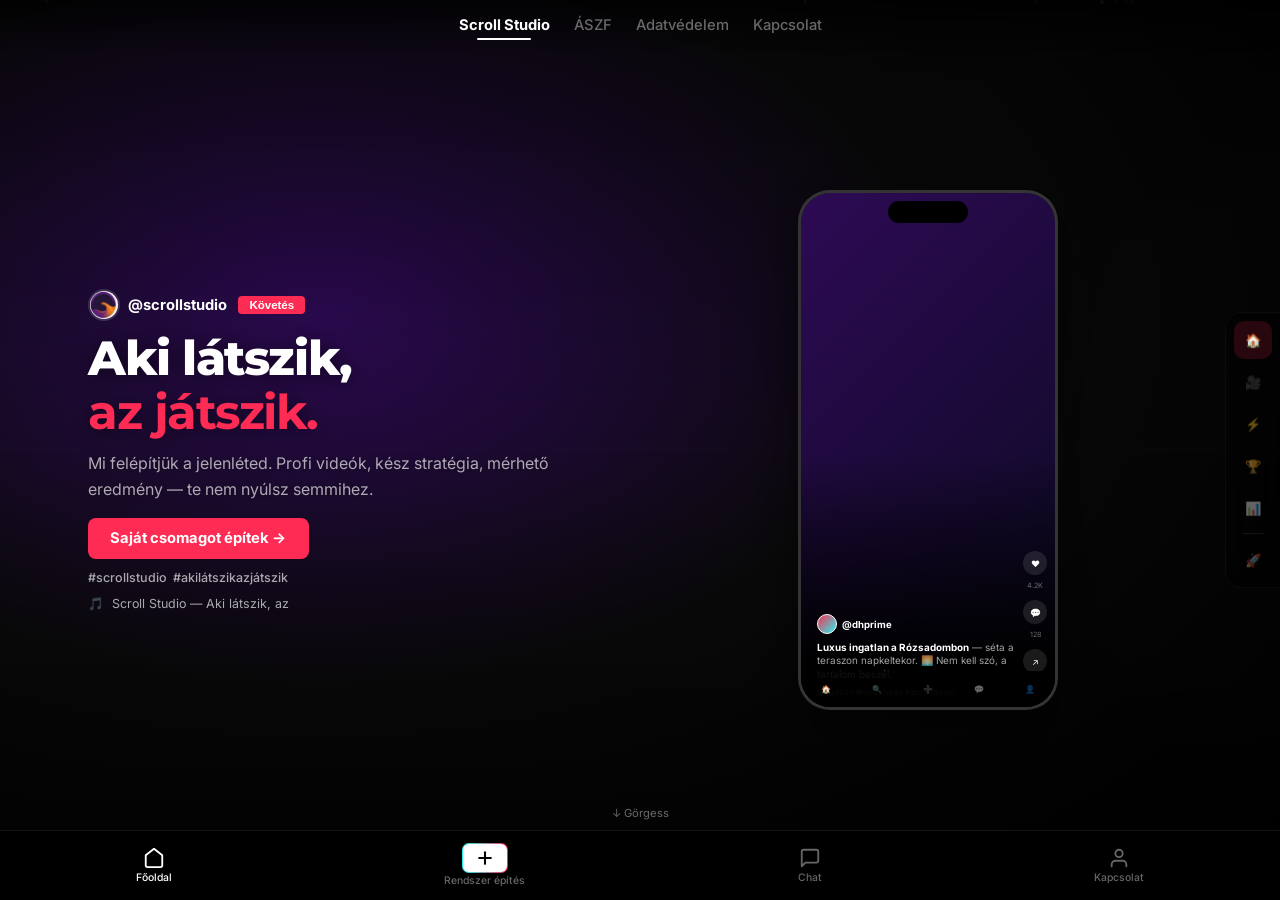
<file: index.html>
<!DOCTYPE html>
<html lang="hu">
<head>
<meta charset="UTF-8">
<meta name="viewport" content="width=device-width, initial-scale=1.0, maximum-scale=1.0, user-scalable=no">
<title>Scroll Studio — Aki látszik, az játszik.</title>
<meta name="description" content="Mi felépítjük a jelenléted. 1000+ videó, több millió elérés. Profi social media rendszer, ami helyetted dolgozik.">
<link rel="preconnect" href="https://fonts.googleapis.com">
<link href="https://fonts.googleapis.com/css2?family=Montserrat:wght@400;500;600;700;800;900&family=Inter:wght@300;400;500;600;700&display=swap" rel="stylesheet">
<link rel="stylesheet" href="/style.css">
<style>
/* Cookie banner */
.cookie-banner { position: fixed; bottom: 3.5rem; left: 1rem; right: 1rem; z-index: 150; max-width: 480px; padding: 1.2rem 1.5rem; background: rgba(18,18,18,0.95); backdrop-filter: blur(20px); border: 1px solid var(--border); border-radius: 14px; display: none; animation: slideUp 0.4s ease; }
.cookie-banner.show { display: block; }
.cookie-banner p { font-size: 0.82rem; color: var(--text-sec); line-height: 1.5; margin-bottom: 0.8rem; }
.cookie-banner a { color: var(--cyan); text-decoration: none; }
.cookie-btns { display: flex; gap: 0.5rem; }
.cookie-accept { padding: 0.5rem 1.2rem; border-radius: 8px; background: var(--pink); color: #fff; border: none; font-family: var(--font); font-size: 0.82rem; font-weight: 600; cursor: pointer; }
.cookie-reject { padding: 0.5rem 1.2rem; border-radius: 8px; background: transparent; color: var(--text-sec); border: 1px solid var(--border); font-family: var(--font); font-size: 0.82rem; font-weight: 500; cursor: pointer; }
/* Logo in author bar */
.author-logo { width: 32px; height: 32px; border-radius: 50%; object-fit: cover; border: 2px solid rgba(255,255,255,0.15); }
@keyframes slideUp { from{transform:translateY(100%);opacity:0} to{transform:translateY(0);opacity:1} }
</style>
</head>
<body>

<!-- TOP NAV — only secondary links -->
<div class="top-nav">
  <a class="top-tab active" href="/">Scroll Studio</a>
  <a class="top-tab" href="/aszf/">ÁSZF</a>
  <a class="top-tab" href="/adatvedelem/">Adatvédelem</a>
  <a class="top-tab" href="/kapcsolat/">Kapcsolat</a>
</div>

<!-- RIGHT NAV -->
<div class="right-nav" id="rightNav">
  <div class="rnav-item active" data-s="0" data-tip="Főoldal">🏠</div>
  <div class="rnav-item" data-s="1" data-tip="Mit kapsz">🎥</div>
  <div class="rnav-item" data-s="2" data-tip="Hogyan működik">⚡</div>
  <div class="rnav-item" data-s="3" data-tip="Eredmények">🏆</div>
  <div class="rnav-item" data-s="4" data-tip="Számok">📊</div>
  <div class="rnav-sep"></div>
  <div class="rnav-item" data-s="5" data-tip="Indulj el">🚀</div>
</div>
<div class="rnav-tooltip" id="tooltip"></div>

<!-- FEED -->
<div class="feed" id="feed">

  <!-- 1. HERO — pozíció és eredmény, nem szolgáltatás -->
  <div class="slide slide--hero">
    <div class="slide-bg"><div class="particles"></div></div>
    <div class="slide-content">
      <div class="text-col">
        <div class="author">
          <img src="/assets/logo.png" alt="Scroll Studio" class="author-logo">
          <span class="author-name">@scrollstudio</span>
          <button class="author-follow" onclick="window.open('#','_blank')">Követés</button>
        </div>
        <div class="slide-text">
          <h2>Aki látszik,<br><span class="hl">az játszik.</span></h2>
          <p>Mi felépítjük a jelenléted. Profi videók, kész stratégia, mérhető eredmény — te nem nyúlsz semmihez.</p>
        </div>
        <a href="/studio/" class="slide-cta">Saját csomagot építek →</a>
        <div class="slide-tags"><span>#scrollstudio</span> <span>#akilátszikazjátszik</span></div>
        <div class="slide-music">🎵 <div class="marquee"><span>Scroll Studio — Aki látszik, az játszik. ✨</span></div></div>
      </div>
      <div class="visual-col">
        <div class="phone-glow"></div>
        <div class="phone">
          <div class="phone-screen">
            <div class="phone-feed">
              <div class="phone-post phone-post--1">
                <div class="pp-actions"><div class="pp-action">❤️</div><div class="pp-action-count">4.2K</div><div class="pp-action">💬</div><div class="pp-action-count">128</div><div class="pp-action">↗️</div></div>
                <div class="pp-author"><div class="pp-avatar"></div><span class="pp-name">@dhprime</span></div>
                <div class="pp-text"><strong>Luxus ingatlan a Rózsadombon</strong> — séta a teraszon napkeltekor. 🌅 Nem kell szó, a tartalom beszél.</div>
                <div class="pp-tags">#ingatlan #luxuslakás #scrollstudio</div>
              </div>
              <div class="phone-post phone-post--2">
                <div class="pp-actions"><div class="pp-action">❤️</div><div class="pp-action-count">2.8K</div><div class="pp-action">💬</div><div class="pp-action-count">84</div><div class="pp-action">↗️</div></div>
                <div class="pp-author"><div class="pp-avatar"></div><span class="pp-name">@akademiaplusz</span></div>
                <div class="pp-text"><strong>Új szak indul!</strong> 🎓 47 jelentkező az első hónapban — a videók hozták.</div>
                <div class="pp-tags">#oktatás #socialmedia</div>
              </div>
              <div class="phone-post phone-post--3">
                <div class="pp-actions"><div class="pp-action">❤️</div><div class="pp-action-count">5.1K</div><div class="pp-action">💬</div><div class="pp-action-count">210</div><div class="pp-action">↗️</div></div>
                <div class="pp-author"><div class="pp-avatar"></div><span class="pp-name">@scrollstudio</span></div>
                <div class="pp-text"><strong>Így készül egy heti 10 videós csomag</strong> 🎬 Rendszer, nem projekt.</div>
                <div class="pp-tags">#behindthescenes #tartalomgyártás</div>
              </div>
            </div>
          </div>
          <div class="phone-bar"><span class="act">🏠</span><span>🔍</span><span>➕</span><span>💬</span><span>👤</span></div>
        </div>
      </div>
    </div>
    <div class="scroll-hint"><span>↓ Görgess</span></div>
  </div>

  <!-- 2. MIT KAPSZ — outcome-alapú, nem feature lista -->
  <div class="slide slide--svc">
    <div class="slide-bg"><div class="particles"></div></div>
    <div class="slide-content single-col">
      <div class="text-col">
        <div class="author"><img src="/assets/logo.png" alt="Scroll Studio" class="author-logo"><span class="author-name">@scrollstudio</span></div>
        <div class="slide-text">
          <h2>Nem videókat kapsz.<br><span class="hl">Jelenlétet építünk.</span></h2>
          <p>Egy rendszert kapsz, ami helyetted dolgozik — a stratégiától a posztolásig.</p>
        </div>
        <div class="svc-row">
          <div class="svc-card"><span class="icon">🎥</span><h4>Tartalom, ami megállítja a scrollt</h4><p>Profi short-form videók — Reels, TikTok, Shorts. Heti rendszerességgel.</p></div>
          <div class="svc-card"><span class="icon">📱</span><h4>Social media, amivel nem kell foglalkoznod</h4><p>Posztolás, story-k, carousel-ök, community — mi kezeljük, te csak nézed.</p></div>
          <div class="svc-card"><span class="icon">📈</span><h4>Hirdetés, ami leadet hoz</h4><p>Meta, Google, TikTok Ads — célzott kampányok, mérhető megtérüléssel.</p></div>
        </div>
      </div>
    </div>
  </div>

  <!-- 3. HOGYAN MŰKÖDIK -->
  <div class="slide slide--how">
    <div class="slide-bg"><div class="particles"></div></div>
    <div class="slide-content">
      <div class="text-col">
        <div class="author"><img src="/assets/logo.png" alt="Scroll Studio" class="author-logo"><span class="author-name">@scrollstudio</span></div>
        <div class="slide-text">
          <h2>Nem csomagot vásárolsz —<br><span class="gld">rendszert építesz.</span></h2>
          <p>Három lépés, és már dolgozunk is.</p>
        </div>
        <div class="steps-list">
          <div class="step-row"><div class="step-num">1</div><div><h4>Mondd el, mire van szükséged</h4><p>Iparág, cél, büdzsé — megértjük a helyzeted.</p></div></div>
          <div class="step-row"><div class="step-num">2</div><div><h4>Építsd fel a saját rendszered</h4><p>Videó, platformok, extrák — te döntesz, az ár azonnal frissül.</p></div></div>
          <div class="step-row"><div class="step-num">3</div><div><h4>1 héten belül indul a rendszer</h4><p>Kickoff, forgatás, posztolás. 24 órán belül hívunk.</p></div></div>
        </div>
        <a href="/studio/" class="slide-cta">Összerakom a rendszerem →</a>
      </div>
      <div class="visual-col">
        <div class="phone-glow"></div>
        <div class="phone">
          <div class="phone-screen">
            <div class="phone-feed" style="animation-delay:-4s">
              <div class="phone-post phone-post--2">
                <div class="pp-author"><div class="pp-avatar"></div><span class="pp-name">@scrollstudio</span></div>
                <div class="pp-text"><strong>1. lépés:</strong> Kitöltöd a profilt — 5 kérdés, 1 perc.</div>
                <div class="pp-tags">📋 Iparág · Cél · Büdzsé</div>
              </div>
              <div class="phone-post phone-post--3">
                <div class="pp-author"><div class="pp-avatar"></div><span class="pp-name">@scrollstudio</span></div>
                <div class="pp-text"><strong>2. lépés:</strong> Összerakod a rendszered. Te konfigurálsz, az ár azonnal frissül.</div>
                <div class="pp-tags">⚙️ Konfigurátor · Valós idejű ár</div>
              </div>
              <div class="phone-post phone-post--1">
                <div class="pp-author"><div class="pp-avatar"></div><span class="pp-name">@scrollstudio</span></div>
                <div class="pp-text"><strong>3. lépés:</strong> 1 héten belül indul a rendszer. 24 órán belül hívunk.</div>
                <div class="pp-tags">🚀 Indulás · 1 hét</div>
              </div>
            </div>
          </div>
          <div class="phone-bar"><span class="act">🏠</span><span>🔍</span><span>➕</span><span>💬</span><span>👤</span></div>
        </div>
      </div>
    </div>
  </div>

  <!-- 4. REFERENCIÁK -->
  <div class="slide slide--refs">
    <div class="slide-bg"><div class="particles"></div></div>
    <div class="slide-content">
      <div class="text-col">
        <div class="author"><img src="/assets/logo.png" alt="Scroll Studio" class="author-logo"><span class="author-name">@scrollstudio</span></div>
        <div class="slide-text">
          <h2>Ők már látszanak.<br><span class="hl">Te mikor kezded?</span></h2>
          <p>Nem ígérgetünk — megmutatjuk az eredményt.</p>
        </div>
        <div class="refs-list">
          <div class="ref-card"><div class="name">DH Prime</div><p>A semmiből épített organikus jelenlét — 3 hónap alatt 3x több elérés.</p></div>
          <div class="ref-card"><div class="name">Akadémia Plusz</div><p>47 jelentkező 30 nap alatt, kizárólag social media kampányból.</p></div>
          <div class="ref-card"><div class="name">DH Istenhegyi</div><p>Teljes csapat pozicionálás — a budai ingatlanpiac legerősebb online jelenléte.</p></div>
        </div>
      </div>
      <div class="visual-col">
        <div class="phone-glow"></div>
        <div class="phone">
          <div class="phone-screen">
            <div class="phone-feed" style="animation-delay:-8s">
              <div class="phone-post phone-post--1">
                <div class="pp-actions"><div class="pp-action">❤️</div><div class="pp-action-count">3.1K</div></div>
                <div class="pp-author"><div class="pp-avatar"></div><span class="pp-name">@dhprime</span></div>
                <div class="pp-text"><strong>DH Prime</strong> — 3x több elérés 3 hónap alatt. Organikus. 🏠✨</div>
                <div class="pp-tags">#ingatlan #eredmény</div>
              </div>
              <div class="phone-post phone-post--2">
                <div class="pp-actions"><div class="pp-action">❤️</div><div class="pp-action-count">1.8K</div></div>
                <div class="pp-author"><div class="pp-avatar"></div><span class="pp-name">@akademiaplusz</span></div>
                <div class="pp-text"><strong>Akadémia Plusz</strong> — 47 jelentkező 30 nap alatt. 🎓📈</div>
                <div class="pp-tags">#oktatás #lead</div>
              </div>
              <div class="phone-post phone-post--3">
                <div class="pp-actions"><div class="pp-action">❤️</div><div class="pp-action-count">2.4K</div></div>
                <div class="pp-author"><div class="pp-avatar"></div><span class="pp-name">@dhistenhegyi</span></div>
                <div class="pp-text"><strong>DH Istenhegyi</strong> — a budai piac legerősebb online jelenléte. 🏢</div>
                <div class="pp-tags">#brand #pozicionálás</div>
              </div>
            </div>
          </div>
          <div class="phone-bar"><span class="act">🏠</span><span>🔍</span><span>➕</span><span>💬</span><span>👤</span></div>
        </div>
      </div>
    </div>
  </div>

  <!-- 5. SZÁMOK — nagy volumenű, skálázott -->
  <div class="slide slide--stats">
    <div class="slide-bg"><div class="particles"></div></div>
    <div class="slide-content single-col">
      <div class="text-col">
        <div class="author"><img src="/assets/logo.png" alt="Scroll Studio" class="author-logo"><span class="author-name">@scrollstudio</span></div>
        <div class="slide-text"><h2>A számok<br><span class="hl">magukért beszélnek.</span></h2></div>
        <div class="stats-row">
          <div class="stat-box"><div class="num" data-target="1000" data-suffix="+">0</div><div class="label">Elkészített videó</div></div>
          <div class="stat-box"><div class="num" data-target="5" data-suffix="M+">0</div><div class="label">Összes elérés</div></div>
          <div class="stat-box"><div class="num" data-target="500" data-suffix="+">0</div><div class="label">Publikált tartalom</div></div>
          <div class="stat-box"><div class="num" data-target="6" data-suffix=" fő">0</div><div class="label">Dedikált csapat</div></div>
        </div>
      </div>
    </div>
  </div>

  <!-- 6. CTA — egyetlen, erős CTA -->
  <div class="slide slide--cta">
    <div class="slide-bg"><div class="particles"></div></div>
    <div class="slide-content">
      <div class="text-col">
        <div class="author"><img src="/assets/logo.png" alt="Scroll Studio" class="author-logo"><span class="author-name">@scrollstudio</span></div>
        <div class="slide-text">
          <h2>Készen állsz,<br><span class="hl">hogy látszódj?</span></h2>
          <p>Építsd fel a saját rendszered — vagy kérj egyedi ajánlatot, és mi összerakjuk neked.</p>
        </div>
        <div style="display:flex;gap:0.5rem;flex-wrap:wrap;margin-top:0.8rem">
          <a href="/studio/" class="slide-cta">Induljon a rendszerem →</a>
          <a href="/kapcsolat/" class="slide-cta" style="background:transparent;border:1px solid rgba(255,255,255,0.2)">Kérek egyedi ajánlatot</a>
        </div>
        <div class="slide-tags"><span>#akilátszikazjátszik</span></div>
        <div class="slide-music">🎵 <div class="marquee"><span>Scroll Studio — Aki látszik, az játszik. ✨</span></div></div>
      </div>
      <div class="visual-col">
        <div class="phone-glow"></div>
        <div class="phone">
          <div class="phone-screen">
            <div class="phone-feed" style="animation-delay:-2s">
              <div class="phone-post phone-post--3">
                <div class="pp-actions"><div class="pp-action">❤️</div><div class="pp-action-count">8.4K</div></div>
                <div class="pp-author"><div class="pp-avatar"></div><span class="pp-name">@scrollstudio</span></div>
                <div class="pp-text"><strong>Ez lehetne a te feeded is.</strong> 🎯 Rendszer, ami nélküled is dolgozik.</div>
                <div class="pp-tags">#induljon_a_rendszerem</div>
              </div>
              <div class="phone-post phone-post--1">
                <div class="pp-author"><div class="pp-avatar"></div><span class="pp-name">@scrollstudio</span></div>
                <div class="pp-text"><strong>1000+ videó.</strong> Több millió elérés. Te mikor kezded?</div>
                <div class="pp-tags">#akilátszikazjátszik</div>
              </div>
              <div class="phone-post phone-post--2">
                <div class="pp-author"><div class="pp-avatar"></div><span class="pp-name">@scrollstudio</span></div>
                <div class="pp-text"><strong>Nem csomagot vásárolsz</strong> — rendszert építesz. ⚡</div>
                <div class="pp-tags">#rendszer #scrollstudio</div>
              </div>
            </div>
          </div>
          <div class="phone-bar"><span class="act">🏠</span><span>🔍</span><span>➕</span><span>💬</span><span>👤</span></div>
        </div>
      </div>
    </div>
  </div>

</div>

<!-- BOTTOM NAV — egyszerűsítve, nincs dupla konfigurátor link -->
<div class="bottom-nav">
  <a class="bnav active" href="/"><svg viewBox="0 0 24 24" stroke-linecap="round" stroke-linejoin="round"><path d="M3 9l9-7 9 7v11a2 2 0 01-2 2H5a2 2 0 01-2-2z"/></svg><span>Főoldal</span></a>
  <a class="bnav" href="/studio/"><div class="nav-create"><svg viewBox="0 0 24 24" stroke-linecap="round" stroke-linejoin="round"><line x1="12" y1="5" x2="12" y2="19"/><line x1="5" y1="12" x2="19" y2="12"/></svg></div><span>Rendszer építés</span></a>
  <a class="bnav" href="#" onclick="toggleChat();return false"><svg viewBox="0 0 24 24" stroke-linecap="round" stroke-linejoin="round"><path d="M21 15a2 2 0 01-2 2H7l-4 4V5a2 2 0 012-2h14a2 2 0 012 2z"/></svg><span>Chat</span></a>
  <a class="bnav" href="/kapcsolat/"><svg viewBox="0 0 24 24" stroke-linecap="round" stroke-linejoin="round"><path d="M20 21v-2a4 4 0 00-4-4H8a4 4 0 00-4 4v2"/><circle cx="12" cy="7" r="4"/></svg><span>Kapcsolat</span></a>
</div>

<!-- COOKIE BANNER -->
<div class="cookie-banner" id="cookieBanner">
  <p>Az oldal cookie-kat használ a jobb felhasználói élmény érdekében. Az analitikai és marketing cookie-k csak hozzájárulásod esetén aktiválódnak. <a href="/adatvedelem/">Részletek</a></p>
  <div class="cookie-btns">
    <button class="cookie-accept" onclick="acceptCookies()">Elfogadom</button>
    <button class="cookie-reject" onclick="rejectCookies()">Csak a szükségesek</button>
  </div>
</div>

<!-- CHAT -->
<div class="chat-ov" id="chatOv">
  <div class="chat-box">
    <div class="chat-hd"><div style="display:flex;align-items:center;gap:0.5rem"><div style="width:30px;height:30px;border-radius:50%;background:linear-gradient(135deg,var(--pink),var(--cyan));display:flex;align-items:center;justify-content:center;font-weight:800;font-size:0.7rem">S</div><div><div style="font-weight:700;font-size:0.85rem">Scroll Asszisztens</div><div style="font-size:0.68rem;color:var(--text-dim)">● Online</div></div></div><button onclick="toggleChat()" style="background:none;border:none;color:var(--text-dim);font-size:1.2rem;cursor:pointer">✕</button></div>
    <div class="chat-msgs" id="cmsgs"><div class="chat-m bot"><div class="chat-b">Szia! 👋 Segítek felépíteni a rendszered. Mondd el, mire van szükséged!</div></div></div>
    <div class="chat-q" id="cq"><button onclick="sq('Videós tartalmat szeretnék')">🎥 Videó</button><button onclick="sq('Social media kezelést keresek')">📱 Social</button><button onclick="sq('Hirdetéskezelés érdekel')">📈 Hirdetés</button><button onclick="sq('Segíts!')">🤔 Segíts!</button></div>
    <div class="chat-input-row"><input type="text" id="ci" placeholder="Írd le, miben segíthetek..." onkeydown="if(event.key==='Enter')sm()"><button onclick="sm()"><svg width="16" height="16" viewBox="0 0 24 24" fill="none" stroke="currentColor" stroke-width="2"><line x1="22" y1="2" x2="11" y2="13"/><polygon points="22 2 15 22 11 13 2 9 22 2"/></svg></button></div>
  </div>
</div>

<script>
// Particles
document.querySelectorAll('.particles').forEach(c=>{for(let i=0;i<7;i++){const p=document.createElement('div');p.className='particle';p.style.left=Math.random()*100+'%';p.style.animationDuration=(10+Math.random()*14)+'s';p.style.animationDelay=Math.random()*12+'s';const s=1.5+Math.random()*2.5;p.style.width=p.style.height=s+'px';c.appendChild(p)}});

// Nav
const feed=document.getElementById('feed'),slides=[...document.querySelectorAll('.slide')],tooltip=document.getElementById('tooltip');
function go(i){slides[i]&&slides[i].scrollIntoView({behavior:'smooth'})}
document.querySelectorAll('.rnav-item[data-s]').forEach(el=>{el.addEventListener('click',()=>go(parseInt(el.dataset.s)))});
document.querySelectorAll('.rnav-item[data-tip]').forEach(el=>{el.addEventListener('mouseenter',()=>{const r=el.getBoundingClientRect();tooltip.textContent=el.dataset.tip;tooltip.style.top=(r.top+r.height/2-12)+'px';tooltip.style.right=(window.innerWidth-r.left+8)+'px';tooltip.style.left='auto';tooltip.classList.add('show')});el.addEventListener('mouseleave',()=>tooltip.classList.remove('show'))});
let raf=null;
feed.addEventListener('scroll',()=>{if(raf)return;raf=requestAnimationFrame(()=>{const idx=Math.round(feed.scrollTop/window.innerHeight);document.querySelectorAll('.rnav-item[data-s]').forEach(n=>n.classList.toggle('active',parseInt(n.dataset.s)===idx));raf=null})},{passive:true});

// Counters
const cObs=new IntersectionObserver(es=>{es.forEach(e=>{if(e.isIntersecting){const el=e.target,t=parseFloat(el.dataset.target),s=el.dataset.suffix||'',d=1500,st=performance.now();(function tick(n){const p=Math.min((n-st)/d,1);el.textContent=Math.floor((1-Math.pow(1-p,4))*t)+s;if(p<1)requestAnimationFrame(tick)})(st);cObs.unobserve(el)}})},{threshold:0.5,root:feed});
document.querySelectorAll('.num[data-target]').forEach(e=>cObs.observe(e));

// Cookie banner
function acceptCookies(){document.getElementById('cookieBanner').classList.remove('show');localStorage.setItem('cookies','all')}
function rejectCookies(){document.getElementById('cookieBanner').classList.remove('show');localStorage.setItem('cookies','essential')}
if(!localStorage.getItem('cookies')){setTimeout(()=>document.getElementById('cookieBanner').classList.add('show'),2000)}

// Chat
function toggleChat(){document.getElementById('chatOv').classList.toggle('open')}
const cmsgs=document.getElementById('cmsgs');let cs=0;
function am(t,tp){const d=document.createElement('div');d.className='chat-m '+tp;d.innerHTML='<div class="chat-b">'+t+'</div>';cmsgs.appendChild(d);cmsgs.scrollTop=cmsgs.scrollHeight}
function br(t){setTimeout(()=>am(t,'bot'),600)}
function setQ(bs){setTimeout(()=>{document.getElementById('cq').innerHTML=bs.map(b=>`<button onclick="sq('${b.replace(/'/g,"\\'")}')">${b}</button>`).join('')},700)}
function sq(t){am(t,'usr');pc(t)}
function sm(){const v=document.getElementById('ci').value.trim();if(!v)return;document.getElementById('ci').value='';am(v,'usr');pc(v)}
function pc(m){const l=m.toLowerCase();
if(cs===0){cs=1;br('Melyik iparágban dolgozol? 🎯');setQ(['Ingatlan','Szépség','Vendéglátás','Fitness','Webshop','Szolgáltató']);return}
if(cs===1){cs=2;br(m+' — szuper! Mi a legfontosabb célod most?');setQ(['Több ügyfelet','Brand építés','Értékesítés']);return}
if(cs===2){cs=3;br('Milyen havi büdzséban gondolkozol?');setQ(['250K alatt','250–400K','400K felett']);return}
if(cs===3){cs=4;if(l.includes('alatt'))br('Az <strong>Elinduláshoz</strong> csomag ideális neked — heti 2 videó, stabil jelenlét.');else if(l.includes('felett'))br('A <strong>Dominanciához</strong> csomag hozza a legtöbb eredményt — heti 4 videó, teljes platformuralom.');else br('A <strong>Növekedéshez</strong> csomag a legjobb start — heti 2-3 videó, az algoritmus elkezd dolgozni neked.');setQ(['Összerakom a rendszerem','Kérek egyedi ajánlatot']);return}
if(cs>=4){if(l.includes('rendszer')||l.includes('összerakom')){toggleChat();window.location.href='/studio/'}else if(l.includes('ajánlat')||l.includes('egyedi')){toggleChat();window.location.href='/kapcsolat/'}else{br('Válaszd ki! 👇');setQ(['Összerakom a rendszerem','Kérek egyedi ajánlatot'])}}}
</script>
</body>
</html>
</file>
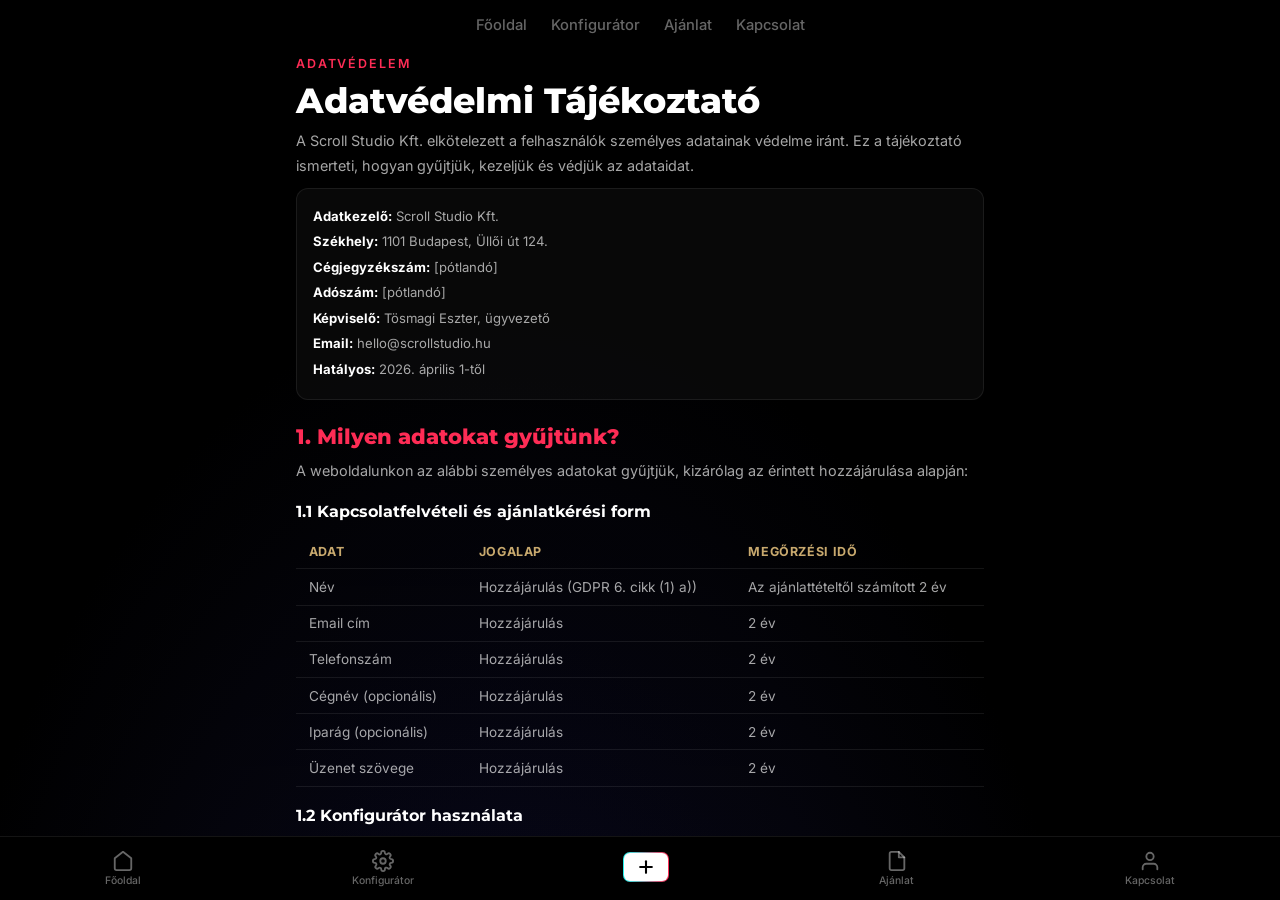
<file: adatvedelem/index.html>
<!DOCTYPE html>
<html lang="hu">
<head>
<meta charset="UTF-8">
<meta name="viewport" content="width=device-width, initial-scale=1.0, maximum-scale=1.0, user-scalable=no">
<title>Scroll Studio — Adatvédelmi Tájékoztató</title>
<meta name="description" content="A Scroll Studio Kft. adatvédelmi tájékoztatója — hogyan kezeljük az adataidat.">
<link rel="preconnect" href="https://fonts.googleapis.com">
<link href="https://fonts.googleapis.com/css2?family=Montserrat:wght@400;500;600;700;800;900&family=Inter:wght@300;400;500;600;700&display=swap" rel="stylesheet">
<link rel="stylesheet" href="/style.css">
<style>
.legal-content { max-width: 800px !important; padding-bottom: 6rem !important; }
.legal-content h2 { font-family: var(--font-d); font-size: 1.3rem; font-weight: 800; margin: 2rem 0 0.6rem; color: var(--pink); }
.legal-content h2:first-of-type { margin-top: 1rem; }
.legal-content h3 { font-family: var(--font-d); font-size: 1rem; font-weight: 700; margin: 1.2rem 0 0.4rem; }
.legal-content p { font-size: 0.9rem; color: var(--text-sec); line-height: 1.7; margin-bottom: 0.6rem; }
.legal-content ul { padding-left: 1.2rem; margin-bottom: 0.8rem; }
.legal-content li { font-size: 0.88rem; color: var(--text-sec); line-height: 1.6; margin-bottom: 0.3rem; }
.legal-content strong { color: var(--text); }
.legal-content table { width: 100%; border-collapse: collapse; margin: 0.8rem 0; }
.legal-content th, .legal-content td { padding: 0.6rem 0.8rem; text-align: left; border-bottom: 1px solid var(--border); font-size: 0.85rem; color: var(--text-sec); }
.legal-content th { color: var(--gold); font-weight: 700; font-size: 0.78rem; text-transform: uppercase; letter-spacing: 0.05em; }
.legal-meta { padding: 1rem; border-radius: 12px; background: rgba(255,255,255,0.03); border: 1px solid var(--border); margin-bottom: 1.5rem; }
.legal-meta p { font-size: 0.82rem; margin-bottom: 0.2rem; }
</style>
</head>
<body>

<div class="top-nav">
  <a class="top-tab" href="/">Főoldal</a>
  <a class="top-tab" href="/studio/">Konfigurátor</a>
  <a class="top-tab" href="/ajanlat/">Ajánlat</a>
  <a class="top-tab" href="/kapcsolat/">Kapcsolat</a>
</div>

<div class="feed" id="feed">
  <div class="slide slide--cfg" style="height:auto;min-height:100vh;align-items:flex-start">
    <div class="slide-bg"></div>
    <div class="cfg-content legal-content">

      <div class="cfg-label">Adatvédelem</div>
      <h1 class="cfg-title" style="font-size:clamp(1.5rem,4vw,2.2rem);margin-bottom:0.5rem">Adatvédelmi Tájékoztató</h1>
      <p class="cfg-desc" style="max-width:100%">A Scroll Studio Kft. elkötelezett a felhasználók személyes adatainak védelme iránt. Ez a tájékoztató ismerteti, hogyan gyűjtjük, kezeljük és védjük az adataidat.</p>

      <div class="legal-meta">
        <p><strong>Adatkezelő:</strong> Scroll Studio Kft.</p>
        <p><strong>Székhely:</strong> 1101 Budapest, Üllői út 124.</p>
        <p><strong>Cégjegyzékszám:</strong> [pótlandó]</p>
        <p><strong>Adószám:</strong> [pótlandó]</p>
        <p><strong>Képviselő:</strong> Tösmagi Eszter, ügyvezető</p>
        <p><strong>Email:</strong> hello@scrollstudio.hu</p>
        <p><strong>Hatályos:</strong> 2026. április 1-től</p>
      </div>

      <h2>1. Milyen adatokat gyűjtünk?</h2>
      <p>A weboldalunkon az alábbi személyes adatokat gyűjtjük, kizárólag az érintett hozzájárulása alapján:</p>

      <h3>1.1 Kapcsolatfelvételi és ajánlatkérési form</h3>
      <table>
        <tr><th>Adat</th><th>Jogalap</th><th>Megőrzési idő</th></tr>
        <tr><td>Név</td><td>Hozzájárulás (GDPR 6. cikk (1) a))</td><td>Az ajánlattételtől számított 2 év</td></tr>
        <tr><td>Email cím</td><td>Hozzájárulás</td><td>2 év</td></tr>
        <tr><td>Telefonszám</td><td>Hozzájárulás</td><td>2 év</td></tr>
        <tr><td>Cégnév (opcionális)</td><td>Hozzájárulás</td><td>2 év</td></tr>
        <tr><td>Iparág (opcionális)</td><td>Hozzájárulás</td><td>2 év</td></tr>
        <tr><td>Üzenet szövege</td><td>Hozzájárulás</td><td>2 év</td></tr>
      </table>

      <h3>1.2 Konfigurátor használata</h3>
      <p>A konfigurátor használata során kiválasztott csomag, extrák és beállítások nem személyes adatok — ezeket kizárólag az ajánlat összeállításához használjuk, és nem tároljuk a form kitöltéséig.</p>

      <h3>1.3 Cookie-k és analitika</h3>
      <p>A weboldal az alábbi cookie-kat használhatja:</p>
      <ul>
        <li><strong>Szükséges cookie-k:</strong> A weboldal működéséhez szükségesek (pl. munkamenet azonosító). Ezek nem igényelnek hozzájárulást.</li>
        <li><strong>Analitikai cookie-k (GA4):</strong> A Google Analytics 4 anonimizált adatokat gyűjt a weboldal használatáról. Csak hozzájárulás esetén aktiválódik.</li>
        <li><strong>Marketing cookie-k (Meta Pixel):</strong> A Meta (Facebook) Pixel hirdetések hatékonyságát méri. Csak hozzájárulás esetén aktiválódik.</li>
      </ul>

      <h2>2. Mire használjuk az adataidat?</h2>
      <ul>
        <li>Ajánlat készítése és visszahívás az ajánlatkérés alapján</li>
        <li>Kapcsolattartás a megadott elérhetőségeken</li>
        <li>Szerződéskötés és számlázás (szerződés teljesítése esetén)</li>
        <li>A weboldal fejlesztése és felhasználói élmény javítása (anonimizált analitika)</li>
      </ul>
      <p>Az adataidat <strong>soha nem adjuk el harmadik félnek</strong>, és nem használjuk más célra, mint amit itt leírtunk.</p>

      <h2>3. Kinek adjuk tovább az adataidat?</h2>
      <p>Az adataidat az alábbi szolgáltatóknak továbbíthatjuk, kizárólag a szolgáltatásunk nyújtásához:</p>
      <ul>
        <li><strong>Vercel Inc.</strong> — tárhelyszolgáltató (USA, EU–US Data Privacy Framework)</li>
        <li><strong>Google LLC</strong> — analitika / Google Analytics 4 (USA, EU–US DPF)</li>
        <li><strong>Meta Platforms Inc.</strong> — hirdetésmérés / Meta Pixel (USA, EU–US DPF)</li>
      </ul>
      <p>Ezek a szolgáltatók megfelelnek az EU adatvédelmi követelményeinek az EU–US Data Privacy Framework keretében.</p>

      <h2>4. Milyen jogaid vannak?</h2>
      <p>A GDPR alapján az alábbi jogok illetnek meg:</p>
      <ul>
        <li><strong>Hozzáférés joga:</strong> Kérheted, hogy tájékoztassunk arról, milyen adataidat kezeljük.</li>
        <li><strong>Helyesbítés joga:</strong> Kérheted adataid javítását, ha azok pontatlanok.</li>
        <li><strong>Törlés joga ("elfeledtetéshez való jog"):</strong> Kérheted adataid törlését bármikor.</li>
        <li><strong>Adathordozhatóság joga:</strong> Kérheted adataid géppel olvasható formátumban történő kiadását.</li>
        <li><strong>Hozzájárulás visszavonása:</strong> Bármikor visszavonhatod a hozzájárulásodat, ami nem érinti a visszavonás előtti adatkezelés jogszerűségét.</li>
        <li><strong>Tiltakozás joga:</strong> Tiltakozhatsz az adatkezelés ellen.</li>
      </ul>
      <p>Jogaid gyakorlásához írj a <strong>hello@scrollstudio.hu</strong> email címre. 30 napon belül válaszolunk.</p>

      <h2>5. Adatbiztonság</h2>
      <p>Az adataidat az alábbi technikai és szervezési intézkedésekkel védjük:</p>
      <ul>
        <li>HTTPS titkosított kapcsolat a weboldalon</li>
        <li>Hozzáférés korlátozása — kizárólag az illetékes munkatársak férnek hozzá</li>
        <li>Rendszeres biztonsági mentések</li>
        <li>Az adatfeldolgozó partnereinkkel adatfeldolgozási szerződést kötöttünk</li>
      </ul>

      <h2>6. Panasztételi lehetőség</h2>
      <p>Ha úgy érzed, hogy az adatkezeléssel kapcsolatban jogaid sérültek, panaszt tehetsz:</p>
      <ul>
        <li><strong>Nálunk:</strong> hello@scrollstudio.hu — 30 napon belül válaszolunk</li>
        <li><strong>Nemzeti Adatvédelmi és Információszabadság Hatóság (NAIH):</strong><br>
          Cím: 1055 Budapest, Falk Miksa utca 9-11.<br>
          Telefon: +36 1 391 1400<br>
          Web: <a href="https://naih.hu" style="color:var(--cyan)" target="_blank">naih.hu</a></li>
        <li><strong>Bírósági úton:</strong> Az illetékes törvényszékhez fordulhatsz.</li>
      </ul>

      <h2>7. A tájékoztató módosítása</h2>
      <p>Fenntartjuk a jogot, hogy ezt a tájékoztatót módosítsuk. A módosításokról a weboldalunkon tájékoztatunk. A lényeges változásokról emailben is értesítjük az érintetteket.</p>

      <p style="margin-top:2rem;padding-top:1rem;border-top:1px solid var(--border);color:var(--text-dim);font-size:0.82rem">Utolsó frissítés: 2026. április 1. · Scroll Studio Kft.</p>

    </div>
  </div>
</div>

<!-- BOTTOM NAV -->
<div class="bottom-nav">
  <a class="bnav" href="/"><svg viewBox="0 0 24 24" stroke-linecap="round" stroke-linejoin="round"><path d="M3 9l9-7 9 7v11a2 2 0 01-2 2H5a2 2 0 01-2-2z"/></svg><span>Főoldal</span></a>
  <a class="bnav" href="/studio/"><svg viewBox="0 0 24 24" stroke-linecap="round" stroke-linejoin="round"><circle cx="12" cy="12" r="3"/><path d="M19.4 15a1.65 1.65 0 00.33 1.82l.06.06a2 2 0 01-2.83 2.83l-.06-.06a1.65 1.65 0 00-1.82-.33 1.65 1.65 0 00-1 1.51V21a2 2 0 01-4 0v-.09A1.65 1.65 0 009 19.4a1.65 1.65 0 00-1.82.33l-.06.06a2 2 0 01-2.83-2.83l.06-.06A1.65 1.65 0 004.68 15a1.65 1.65 0 00-1.51-1H3a2 2 0 010-4h.09A1.65 1.65 0 004.6 9a1.65 1.65 0 00-.33-1.82l-.06-.06a2 2 0 012.83-2.83l.06.06A1.65 1.65 0 009 4.68a1.65 1.65 0 001-1.51V3a2 2 0 014 0v.09a1.65 1.65 0 001 1.51 1.65 1.65 0 001.82-.33l.06-.06a2 2 0 012.83 2.83l-.06.06A1.65 1.65 0 0019.4 9a1.65 1.65 0 001.51 1H21a2 2 0 010 4h-.09a1.65 1.65 0 00-1.51 1z"/></svg><span>Konfigurátor</span></a>
  <a class="bnav" href="/studio/"><div class="nav-create"><svg viewBox="0 0 24 24" stroke-linecap="round" stroke-linejoin="round"><line x1="12" y1="5" x2="12" y2="19"/><line x1="5" y1="12" x2="19" y2="12"/></svg></div><span></span></a>
  <a class="bnav" href="/ajanlat/"><svg viewBox="0 0 24 24" stroke-linecap="round" stroke-linejoin="round"><path d="M14 2H6a2 2 0 00-2 2v16a2 2 0 002 2h12a2 2 0 002-2V8z"/><polyline points="14 2 14 8 20 8"/></svg><span>Ajánlat</span></a>
  <a class="bnav" href="/kapcsolat/"><svg viewBox="0 0 24 24" stroke-linecap="round" stroke-linejoin="round"><path d="M20 21v-2a4 4 0 00-4-4H8a4 4 0 00-4 4v2"/><circle cx="12" cy="7" r="4"/></svg><span>Kapcsolat</span></a>
</div>

</body>
</html>
</file>
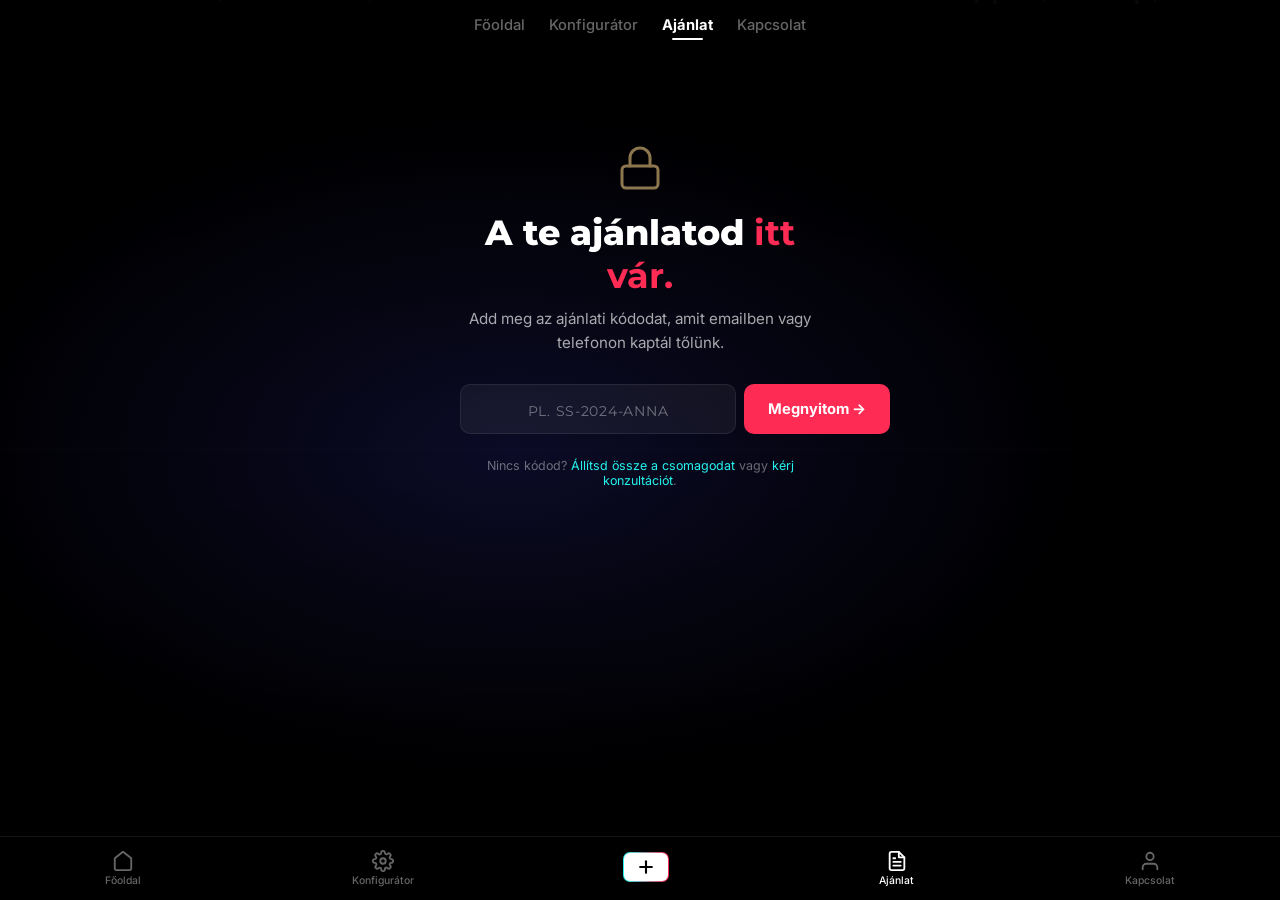
<file: ajanlat/index.html>
<!DOCTYPE html>
<html lang="hu">
<head>
<meta charset="UTF-8">
<meta name="viewport" content="width=device-width, initial-scale=1.0, maximum-scale=1.0, user-scalable=no">
<title>Scroll Studio — Ajánlat</title>
<meta name="description" content="A személyre szabott ajánlatod a Scroll Studio-tól.">
<link rel="preconnect" href="https://fonts.googleapis.com">
<link href="https://fonts.googleapis.com/css2?family=Montserrat:wght@400;500;600;700;800;900&family=Inter:wght@300;400;500;600;700&display=swap" rel="stylesheet">
<link rel="stylesheet" href="/style.css">
<style>
/* Ajanlat-specific */
.offer-gate {
  display: flex; flex-direction: column; align-items: center; justify-content: center;
  text-align: center; padding: 2rem; max-width: 440px; margin: 0 auto;
}
.offer-gate h2 { font-family: var(--font-d); font-size: clamp(1.6rem, 4vw, 2.2rem); font-weight: 800; margin-bottom: 0.6rem; }
.offer-gate p { color: var(--text-sec); font-size: 0.95rem; line-height: 1.6; margin-bottom: 1.8rem; }
.code-input-wrap { display: flex; gap: 0.5rem; width: 100%; max-width: 360px; }
.code-input {
  flex: 1; padding: 0.85rem 1rem; border-radius: 10px;
  background: rgba(255,255,255,0.05); border: 1.5px solid var(--border);
  color: #fff; font-family: var(--font-d); font-size: 1.1rem; font-weight: 700;
  text-align: center; letter-spacing: 0.15em; text-transform: uppercase;
  outline: none; transition: border-color 0.3s;
}
.code-input:focus { border-color: var(--pink); }
.code-input::placeholder { color: var(--text-dim); font-weight: 400; letter-spacing: 0.05em; font-size: 0.9rem; }
.code-btn {
  padding: 0.85rem 1.5rem; border-radius: 10px; background: var(--pink); color: #fff;
  border: none; font-family: var(--font); font-size: 0.92rem; font-weight: 700;
  cursor: pointer; transition: all 0.3s; white-space: nowrap;
}
.code-btn:hover { box-shadow: 0 6px 20px rgba(254,44,85,0.4); }
.code-error { color: var(--pink); font-size: 0.82rem; margin-top: 0.6rem; display: none; }
.code-hint { color: var(--text-dim); font-size: 0.78rem; margin-top: 1.5rem; }

/* Offer view (shown after code entry) */
.offer-view { display: none; width: 100%; max-width: 700px; margin: 0 auto; }
.offer-view.show { display: block; }

.offer-header {
  text-align: center; margin-bottom: 2rem;
}
.offer-header .badge {
  display: inline-block; padding: 0.3rem 0.9rem; border-radius: 100px;
  background: rgba(254,44,85,0.1); border: 1px solid rgba(254,44,85,0.2);
  color: var(--pink); font-size: 0.75rem; font-weight: 600; text-transform: uppercase;
  letter-spacing: 0.1em; margin-bottom: 0.8rem;
}
.offer-header h2 { font-family: var(--font-d); font-size: 1.8rem; font-weight: 800; margin-bottom: 0.3rem; }
.offer-header p { color: var(--text-sec); font-size: 0.92rem; }

.offer-card {
  background: rgba(255,255,255,0.04); border: 1px solid var(--border);
  border-radius: 16px; padding: 2rem; margin-bottom: 1.2rem; position: relative; overflow: hidden;
}
.offer-card::before {
  content: ''; position: absolute; top: -1px; left: 15%; right: 15%; height: 1px;
  background: linear-gradient(90deg, transparent, var(--pink), var(--cyan), transparent);
}
.offer-card h3 {
  font-family: var(--font-d); font-size: 1.1rem; font-weight: 700;
  color: var(--gold); margin-bottom: 1rem;
}

.offer-line {
  display: flex; justify-content: space-between; align-items: center;
  padding: 0.5rem 0; border-bottom: 1px solid rgba(255,255,255,0.04);
  font-size: 0.9rem;
}
.offer-line:last-child { border-bottom: none; }
.offer-line .ol-name { color: var(--text-sec); }
.offer-line .ol-price { font-weight: 600; }
.offer-line.included .ol-price { color: var(--text-dim); }
.offer-line.discount .ol-price { color: #22c55e; }

.offer-total {
  display: flex; justify-content: space-between; align-items: baseline;
  padding: 1rem 0 0; margin-top: 0.5rem;
  border-top: 2px solid rgba(200,169,110,0.2);
}
.offer-total .ot-label { font-family: var(--font-d); font-weight: 700; font-size: 0.95rem; text-transform: uppercase; letter-spacing: 0.05em; }
.offer-total .ot-price {
  font-family: var(--font-d); font-weight: 800; font-size: 1.8rem;
  background: linear-gradient(135deg, var(--pink), var(--cyan));
  -webkit-background-clip: text; -webkit-text-fill-color: transparent; background-clip: text;
}

.offer-note {
  background: rgba(37,244,238,0.06); border-left: 3px solid var(--cyan);
  border-radius: 8px; padding: 1rem 1.2rem; margin-bottom: 1.2rem;
  font-size: 0.88rem; color: var(--text-sec); line-height: 1.6;
}
.offer-note strong { color: var(--cyan); }

.offer-valid {
  text-align: center; font-size: 0.82rem; color: var(--text-dim); margin-bottom: 1.5rem;
}

.offer-actions {
  display: flex; gap: 0.8rem; justify-content: center; flex-wrap: wrap;
}
.offer-accept {
  padding: 0.85rem 2rem; border-radius: 10px; background: var(--pink); color: #fff;
  border: none; font-family: var(--font); font-size: 1rem; font-weight: 700;
  cursor: pointer; transition: all 0.3s;
}
.offer-accept:hover { box-shadow: 0 8px 24px rgba(254,44,85,0.4); transform: translateY(-2px); }
.offer-secondary {
  padding: 0.85rem 2rem; border-radius: 10px; background: transparent;
  color: var(--text-sec); border: 1px solid var(--border);
  font-family: var(--font); font-size: 0.92rem; font-weight: 500;
  cursor: pointer; transition: all 0.3s; text-decoration: none;
}
.offer-secondary:hover { border-color: var(--cyan); color: var(--cyan); }

@media(max-width:480px) {
  .code-input-wrap { flex-direction: column; }
  .offer-actions { flex-direction: column; }
}
</style>
</head>
<body>

<div class="top-nav">
  <a class="top-tab" href="/">Főoldal</a>
  <a class="top-tab" href="/studio/">Konfigurátor</a>
  <a class="top-tab active" href="/ajanlat/">Ajánlat</a>
  <a class="top-tab" href="/kapcsolat/">Kapcsolat</a>
</div>

<div class="feed" id="feed">
  <div class="slide slide--cfg">
    <div class="slide-bg"><div class="particles"></div></div>
    <div class="cfg-content" style="max-width:100%;display:flex;flex-direction:column;align-items:center;justify-content:center;min-height:80vh">

      <!-- CODE GATE -->
      <div class="offer-gate" id="offerGate">
        <svg width="48" height="48" viewBox="0 0 24 24" fill="none" stroke="var(--gold)" stroke-width="1.5" stroke-linecap="round" stroke-linejoin="round" style="margin-bottom:1.2rem;opacity:0.7"><rect x="3" y="11" width="18" height="11" rx="2" ry="2"/><path d="M7 11V7a5 5 0 0 1 10 0v4"/></svg>
        <h2>A te ajánlatod <span class="hl">itt vár.</span></h2>
        <p>Add meg az ajánlati kódodat, amit emailben vagy telefonon kaptál tőlünk.</p>
        <div class="code-input-wrap">
          <input type="text" class="code-input" id="codeInput" placeholder="pl. SS-2024-ANNA" maxlength="20" autocomplete="off">
          <button class="code-btn" onclick="checkCode()">Megnyitom →</button>
        </div>
        <div class="code-error" id="codeError">Ez a kód nem érvényes. Ellenőrizd, vagy kérdezz minket!</div>
        <div class="code-hint">Nincs kódod? <a href="/studio/" style="color:var(--cyan);text-decoration:none">Állítsd össze a csomagodat</a> vagy <a href="/kapcsolat/" style="color:var(--cyan);text-decoration:none">kérj konzultációt</a>.</div>
      </div>

      <!-- OFFER VIEW (shown after valid code) -->
      <div class="offer-view" id="offerView">
        <div class="offer-header">
          <div class="badge">Személyre szabott ajánlat</div>
          <h2 id="offerName">Kedves Anna!</h2>
          <p>Íme a számodra összeállított csomag.</p>
        </div>

        <div class="offer-card">
          <h3>A csomagod tartalma</h3>
          <div id="offerLines">
            <!-- JS fills this -->
          </div>
          <div class="offer-total">
            <span class="ot-label">Havi ár:</span>
            <span class="ot-price" id="offerPrice">0 Ft</span>
          </div>
        </div>

        <div class="offer-note" id="offerNote">
          <strong>Viktor üzenete:</strong> Ez az ajánlat a te igényeidre lett összeállítva. Ha bármit módosítanál, csak szólj — 24 órán belül frissítjük.
        </div>

        <div class="offer-valid" id="offerValid">Ez az ajánlat 2026. április 15-ig érvényes.</div>

        <div class="offer-actions">
          <button class="offer-accept" onclick="acceptOffer()">Elfogadom az ajánlatot ✓</button>
          <a href="/kapcsolat/" class="offer-secondary">Kérdésem van</a>
        </div>

        <div id="offerAccepted" style="display:none;text-align:center;padding:2rem 0">
          <h2 style="font-family:var(--font-d);font-size:1.6rem;margin-bottom:0.6rem">Köszönjük! 🎉</h2>
          <p style="color:var(--text-sec);font-size:1rem;line-height:1.6">Elfogadtad az ajánlatot.<br><strong style="color:#fff">Viktor 24 órán belül hív</strong> a következő lépésekről.</p>
        </div>
      </div>
    </div>
  </div>
</div>

<!-- BOTTOM NAV -->
<div class="bottom-nav">
  <a class="bnav" href="/"><svg viewBox="0 0 24 24" stroke-linecap="round" stroke-linejoin="round"><path d="M3 9l9-7 9 7v11a2 2 0 01-2 2H5a2 2 0 01-2-2z"/></svg><span>Főoldal</span></a>
  <a class="bnav" href="/studio/"><svg viewBox="0 0 24 24" stroke-linecap="round" stroke-linejoin="round"><circle cx="12" cy="12" r="3"/><path d="M19.4 15a1.65 1.65 0 00.33 1.82l.06.06a2 2 0 01-2.83 2.83l-.06-.06a1.65 1.65 0 00-1.82-.33 1.65 1.65 0 00-1 1.51V21a2 2 0 01-4 0v-.09A1.65 1.65 0 009 19.4a1.65 1.65 0 00-1.82.33l-.06.06a2 2 0 01-2.83-2.83l.06-.06A1.65 1.65 0 004.68 15a1.65 1.65 0 00-1.51-1H3a2 2 0 010-4h.09A1.65 1.65 0 004.6 9a1.65 1.65 0 00-.33-1.82l-.06-.06a2 2 0 012.83-2.83l.06.06A1.65 1.65 0 009 4.68a1.65 1.65 0 001-1.51V3a2 2 0 014 0v.09a1.65 1.65 0 001 1.51 1.65 1.65 0 001.82-.33l.06-.06a2 2 0 012.83 2.83l-.06.06A1.65 1.65 0 0019.4 9a1.65 1.65 0 001.51 1H21a2 2 0 010 4h-.09a1.65 1.65 0 00-1.51 1z"/></svg><span>Konfigurátor</span></a>
  <a class="bnav" href="/studio/"><div class="nav-create"><svg viewBox="0 0 24 24" stroke-linecap="round" stroke-linejoin="round"><line x1="12" y1="5" x2="12" y2="19"/><line x1="5" y1="12" x2="19" y2="12"/></svg></div><span></span></a>
  <a class="bnav active" href="/ajanlat/"><svg viewBox="0 0 24 24" stroke-linecap="round" stroke-linejoin="round"><path d="M14 2H6a2 2 0 00-2 2v16a2 2 0 002 2h12a2 2 0 002-2V8z"/><polyline points="14 2 14 8 20 8"/><line x1="16" y1="13" x2="8" y2="13"/><line x1="16" y1="17" x2="8" y2="17"/><polyline points="10 9 9 9 8 9"/></svg><span>Ajánlat</span></a>
  <a class="bnav" href="/kapcsolat/"><svg viewBox="0 0 24 24" stroke-linecap="round" stroke-linejoin="round"><path d="M20 21v-2a4 4 0 00-4-4H8a4 4 0 00-4 4v2"/><circle cx="12" cy="7" r="4"/></svg><span>Kapcsolat</span></a>
</div>

<script>
// Particles
document.querySelectorAll('.particles').forEach(c=>{for(let i=0;i<7;i++){const p=document.createElement('div');p.className='particle';p.style.left=Math.random()*100+'%';p.style.animationDuration=(10+Math.random()*14)+'s';p.style.animationDelay=Math.random()*12+'s';const s=1.5+Math.random()*2.5;p.style.width=p.style.height=s+'px';c.appendChild(p)}});

// ===== DEMO OFFERS DATABASE =====
// In production this would be a backend API call.
// For now, offers are stored client-side as demo.
const OFFERS = {
  'SS-DEMO-ANNA': {
    name: 'Anna',
    company: 'DH Prime',
    note: 'Ez az ajánlat a te ingatlanos igényeidre lett összeállítva. A Növekedés csomag + Meta Ads kombóval az Akadémia Plusz 47 jelentkezőt generált — nálad is ezt célozzuk.',
    valid: '2026. április 15.',
    items: [
      { name: 'Növekedés csomag (10 videó/hó)', price: 320000 },
      { name: 'Facebook', price: 30000 },
      { name: 'IG Story kezelés — heti 3-4', price: 50000 },
      { name: 'Carousel posztok — havi 4 db', price: 40000 },
      { name: 'Meta Ads kezelés', price: 50000 },
      { name: 'Egyedi copywriting', price: 20000 },
    ],
    discount: null,
    strategy: 'long' // -10%
  },
  'SS-DEMO-PETER': {
    name: 'Péter',
    company: 'FitGym Budapest',
    note: 'Az Intenzív csomag a legjobb választás fitness stúdióknak — heti 3 videóval dominálni fogsz az algoritmusban. A hirdetéskezeléssel együtt 2 héten belül leadeket hozunk.',
    valid: '2026. április 20.',
    items: [
      { name: 'Intenzív csomag (12 videó/hó)', price: 400000 },
      { name: 'YouTube Shorts', price: 30000 },
      { name: 'IG Story kezelés — napi', price: 80000 },
      { name: 'Meta + Google kombó', price: 80000 },
      { name: 'Reels cover design', price: 15000 },
    ],
    discount: null,
    strategy: 'fast'
  }
};

function fmt(n) { return n.toLocaleString('hu-HU').replace(/\s/g, ' '); }

function checkCode() {
  const code = document.getElementById('codeInput').value.trim().toUpperCase();
  const error = document.getElementById('codeError');

  if (!code) { error.style.display = 'block'; error.textContent = 'Add meg az ajánlati kódodat.'; return; }

  const offer = OFFERS[code];
  if (!offer) {
    error.style.display = 'block';
    error.textContent = 'Ez a kód nem érvényes. Ellenőrizd, vagy kérdezz minket!';
    return;
  }

  // Show offer
  error.style.display = 'none';
  document.getElementById('offerGate').style.display = 'none';
  document.getElementById('offerView').classList.add('show');

  // Fill data
  document.getElementById('offerName').textContent = `Kedves ${offer.name}!`;
  document.getElementById('offerNote').innerHTML = `<strong>Viktor üzenete:</strong> ${offer.note}`;
  document.getElementById('offerValid').textContent = `Ez az ajánlat ${offer.valid}-ig érvényes.`;

  // Items
  let html = '';
  let total = 0;
  offer.items.forEach(item => {
    html += `<div class="offer-line"><span class="ol-name">${item.name}</span><span class="ol-price">${item.price === 0 ? 'Benne' : fmt(item.price) + ' Ft'}</span></div>`;
    total += item.price;
  });

  // Strategy discount
  if (offer.strategy === 'long') {
    const disc = Math.round(total * 0.1);
    html += `<div class="offer-line discount"><span class="ol-name">Éves elköteleződés kedvezmény (-10%)</span><span class="ol-price">-${fmt(disc)} Ft</span></div>`;
    total -= disc;
  }

  document.getElementById('offerLines').innerHTML = html;
  document.getElementById('offerPrice').textContent = fmt(total) + ' Ft';
}

function acceptOffer() {
  document.querySelector('.offer-card').style.display = 'none';
  document.querySelector('.offer-note').style.display = 'none';
  document.querySelector('.offer-valid').style.display = 'none';
  document.querySelector('.offer-actions').style.display = 'none';
  document.getElementById('offerAccepted').style.display = 'block';
}

// Auto-fill code from URL param: /ajanlat/?code=SS-DEMO-ANNA
const urlCode = new URLSearchParams(window.location.search).get('code');
if (urlCode) {
  document.getElementById('codeInput').value = urlCode;
  checkCode();
}
</script>
</body>
</html>
</file>
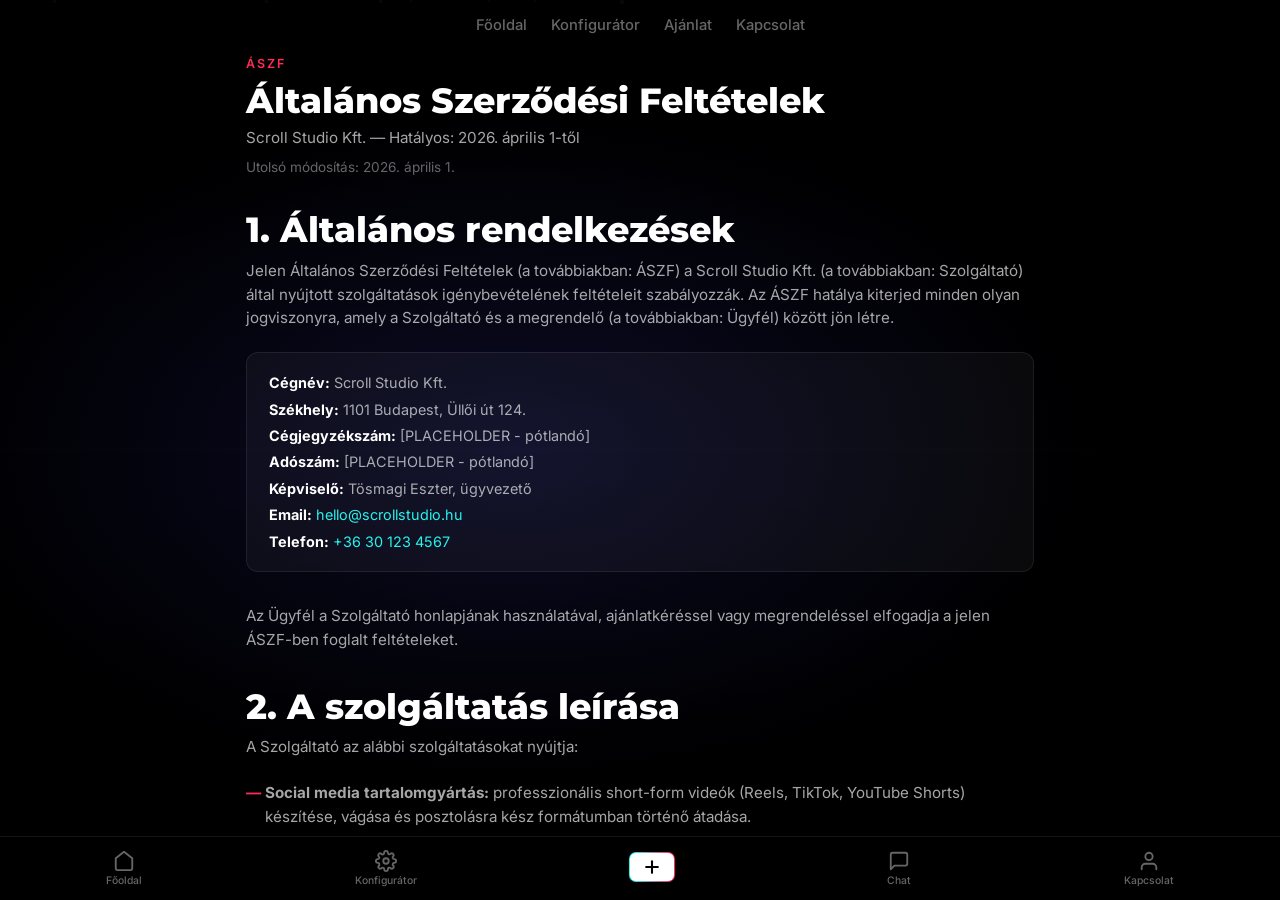
<file: aszf/index.html>
<!DOCTYPE html>
<html lang="hu">
<head>
<meta charset="UTF-8">
<meta name="viewport" content="width=device-width, initial-scale=1.0, maximum-scale=1.0, user-scalable=no">
<title>Scroll Studio — Általános Szerződési Feltételek</title>
<meta name="description" content="A Scroll Studio Kft. Általános Szerződési Feltételei (ÁSZF). Hatályos: 2026. április 1-től.">
<link rel="preconnect" href="https://fonts.googleapis.com">
<link href="https://fonts.googleapis.com/css2?family=Montserrat:wght@400;500;600;700;800;900&family=Inter:wght@300;400;500;600;700&display=swap" rel="stylesheet">
<link rel="stylesheet" href="/style.css">
<style>
.aszf-content .cfg-desc { max-width: none; }
.aszf-content h2.cfg-title { margin-top: 2.2rem; }
.aszf-content h2.cfg-title:first-of-type { margin-top: 0; }
.aszf-content .cfg-desc strong { color: #fff; }
.aszf-content ul { list-style: none; padding: 0; margin: 0 0 1.4rem 0; }
.aszf-content ul li { position: relative; padding-left: 1.2rem; font-size: 0.95rem; color: var(--text-sec); line-height: 1.55; margin-bottom: 0.4rem; }
.aszf-content ul li::before { content: '—'; position: absolute; left: 0; color: var(--pink); font-weight: 700; }
.aszf-content .aszf-meta { margin-bottom: 2rem; padding: 1.2rem 1.4rem; border-radius: 12px; background: rgba(255,255,255,0.04); border: 1px solid var(--border); }
.aszf-content .aszf-meta p { margin-bottom: 0.3rem; font-size: 0.9rem; color: var(--text-sec); line-height: 1.5; }
.aszf-content .aszf-meta p:last-child { margin-bottom: 0; }
.aszf-content .aszf-meta strong { color: #fff; }
</style>
</head>
<body>

<div class="top-nav">
  <a class="top-tab" href="/">Főoldal</a>
  <a class="top-tab" href="/studio/">Konfigurátor</a>
  <a class="top-tab" href="/ajanlat/">Ajánlat</a>
  <a class="top-tab" href="/kapcsolat/">Kapcsolat</a>
</div>

<div class="feed" id="feed">
  <div class="slide slide--cfg">
    <div class="slide-bg"><div class="particles"></div></div>
    <div class="cfg-content aszf-content">

      <div class="cfg-label">ÁSZF</div>
      <h1 class="cfg-title" style="margin-bottom:0.3rem">Általános Szerződési Feltételek</h1>
      <p class="cfg-desc" style="margin-bottom:0.5rem">Scroll Studio Kft. — Hatályos: 2026. április 1-től</p>
      <p class="cfg-desc" style="font-size:0.85rem;color:var(--text-dim);margin-bottom:2rem">Utolsó módosítás: 2026. április 1.</p>

      <!-- 1. Általános rendelkezések -->
      <h2 class="cfg-title">1. Általános rendelkezések</h2>
      <p class="cfg-desc">Jelen Általános Szerződési Feltételek (a továbbiakban: ÁSZF) a Scroll Studio Kft. (a továbbiakban: Szolgáltató) által nyújtott szolgáltatások igénybevételének feltételeit szabályozzák. Az ÁSZF hatálya kiterjed minden olyan jogviszonyra, amely a Szolgáltató és a megrendelő (a továbbiakban: Ügyfél) között jön létre.</p>

      <div class="aszf-meta">
        <p><strong>Cégnév:</strong> Scroll Studio Kft.</p>
        <p><strong>Székhely:</strong> 1101 Budapest, Üllői út 124.</p>
        <p><strong>Cégjegyzékszám:</strong> [PLACEHOLDER - pótlandó]</p>
        <p><strong>Adószám:</strong> [PLACEHOLDER - pótlandó]</p>
        <p><strong>Képviselő:</strong> Tösmagi Eszter, ügyvezető</p>
        <p><strong>Email:</strong> <a href="mailto:hello@scrollstudio.hu" style="color:var(--cyan);text-decoration:none">hello@scrollstudio.hu</a></p>
        <p><strong>Telefon:</strong> <a href="tel:+36301234567" style="color:var(--cyan);text-decoration:none">+36 30 123 4567</a></p>
      </div>

      <p class="cfg-desc">Az Ügyfél a Szolgáltató honlapjának használatával, ajánlatkéréssel vagy megrendeléssel elfogadja a jelen ÁSZF-ben foglalt feltételeket.</p>

      <!-- 2. A szolgáltatás leírása -->
      <h2 class="cfg-title">2. A szolgáltatás leírása</h2>
      <p class="cfg-desc">A Szolgáltató az alábbi szolgáltatásokat nyújtja:</p>
      <ul>
        <li><strong>Social media tartalomgyártás:</strong> professzionális short-form videók (Reels, TikTok, YouTube Shorts) készítése, vágása és posztolásra kész formátumban történő átadása.</li>
        <li><strong>Social media kezelés:</strong> posztolás, story-k, carousel tartalmak készítése és publikálása az Ügyfél social media fiókjaiban.</li>
        <li><strong>Hirdetéskezelés:</strong> Meta (Facebook, Instagram), Google és TikTok hirdetési kampányok tervezése és menedzselése.</li>
        <li><strong>Online konfigurátor:</strong> a scrollstudio.hu/studio/ oldalon elérhető árajánlat-kalkulátor, amellyel az Ügyfél összeállíthatja az igényeinek megfelelő csomagot.</li>
        <li><strong>Ajánlatkérés:</strong> egyedi ajánlat igénylése a weboldalon keresztül vagy személyes konzultáció keretében.</li>
      </ul>
      <p class="cfg-desc">A Szolgáltató az egyes csomagok pontos tartalmát, mennyiségi és minőségi paramétereit az egyedi ajánlatban és/vagy a megrendelés visszaigazolásában rögzíti.</p>

      <!-- 3. Megrendelés menete -->
      <h2 class="cfg-title">3. Megrendelés menete</h2>
      <p class="cfg-desc">A szolgáltatás megrendelése az alábbi lépésekben történik:</p>
      <ul>
        <li><strong>Konfigurátor kitöltése:</strong> az Ügyfél a weboldalon kiválasztja a videós csomagot, a platformokat, az extra szolgáltatásokat, valamint megadja az elérhetőségeit.</li>
        <li><strong>Ajánlat:</strong> a Szolgáltató 24 órán belül személyre szabott ajánlatot küld az Ügyfél részére.</li>
        <li><strong>Visszaigazolás:</strong> az Ügyfél az ajánlatot elfogadja (a weboldalon, emailben vagy szóban), vagy módosítást kér.</li>
        <li><strong>Szerződés létrejötte:</strong> az ajánlat elfogadásával — vagy az egyedi szerződés mindkét fél általi aláírásával — a felek között a szolgáltatási jogviszony létrejön.</li>
      </ul>
      <p class="cfg-desc">A Szolgáltató fenntartja a jogot, hogy a megrendelést visszautasítsa, amennyiben az szolgáltatási kapacitását meghaladja, vagy az Ügyfél tevékenysége összeegyeztethetetlen a Szolgáltató értékeivel.</p>

      <!-- 4. Árak és fizetési feltételek -->
      <h2 class="cfg-title">4. Árak és fizetési feltételek</h2>
      <p class="cfg-desc">A Szolgáltató árai a weboldalon és az egyedi ajánlatokban feltüntetett összegek. Az árak magyar forintban (Ft) értendők.</p>
      <ul>
        <li>Az árak nettó árak, amelyekhez a hatályos jogszabályok szerinti ÁFA hozzáadódik, kivéve ha az ajánlat kifejezetten bruttó árat jelöl.</li>
        <li>A szolgáltatás díja havi előfizetéses rendszerben kerül elszámolásra.</li>
        <li>A Szolgáltató a teljesítést követően elektronikus számlát állít ki.</li>
        <li>A számla fizetési határideje a kiállítástól számított <strong>8 naptári nap</strong>.</li>
        <li>Késedelmes fizetés esetén a Szolgáltató jogosult a Ptk. szerinti késedelmi kamatot felszámítani.</li>
        <li>Amennyiben az Ügyfél a fizetési határidőt 15 napot meghaladóan nem teljesíti, a Szolgáltató jogosult a szolgáltatás nyújtását felfüggeszteni.</li>
      </ul>
      <p class="cfg-desc">A Szolgáltató az árváltozás jogát fenntartja, de a már megkötött szerződésekre vonatkozó árak az adott szerződéses időszak végéig érvényesek.</p>

      <!-- 5. Teljesítés -->
      <h2 class="cfg-title">5. Teljesítés</h2>
      <p class="cfg-desc">A Szolgáltató a szerződésben rögzített tartalmakat az alábbi folyamat szerint készíti el:</p>
      <ul>
        <li><strong>Kickoff:</strong> az együttműködés indításakor a Szolgáltató felméri az Ügyfél igényeit, brandját, célcsoportját és kommunikációs irányelveit.</li>
        <li><strong>Forgatás ütemezése:</strong> a felek közösen egyeztetett időpontban zajlik a videóforgatás. A Szolgáltató legalább 5 munkanappal a forgatás előtt egyeztet időpontot.</li>
        <li><strong>Tartalom legyártása:</strong> a forgatott anyag vágása, utómunkája és véglegesítése a megbeszélt határidőn belül történik.</li>
        <li><strong>Jóváhagyási folyamat:</strong> a Szolgáltató az elkészült tartalmakat elküldi az Ügyfélnek jóváhagyásra. Az Ügyfélnek 3 munkanap áll rendelkezésére a visszajelzésre. Amennyiben az Ügyfél a megadott határidőn belül nem jelez, a tartalom jóváhagyottnak tekintendő.</li>
        <li>Csomagba foglalt módosítási kör: 1 revíziós kör. Ezt meghaladó módosítás esetén a Szolgáltató pótdíjat számíthat fel.</li>
      </ul>
      <p class="cfg-desc">A Szolgáltató nem vállal felelősséget a teljesítés késedelméért, amennyiben az az Ügyfél késedelmes visszajelzéséből, hiányzó hozzáféréséből vagy vis maior eseményből ered.</p>

      <!-- 6. Szerzői jogok -->
      <h2 class="cfg-title">6. Szerzői jogok</h2>
      <p class="cfg-desc">A Szolgáltató által legyártott tartalmak (videók, képek, grafikák, szövegek) szerzői jogi védelmet élveznek a szerzői jogról szóló 1999. évi LXXVI. törvény alapján.</p>
      <ul>
        <li>A <strong>legyártott tartalmak felhasználási joga</strong> a díj teljes megfizetését követően átszáll az Ügyfélre, korlátlan időtartamra és földrajzi korlátozás nélkül.</li>
        <li>Az Ügyfél jogosult a tartalmakat saját üzleti céljainak megfelelően felhasználni, módosítani és továbbközölni.</li>
        <li>A Szolgáltató fenntartja a jogot, hogy a legyártott tartalmakat <strong>portfólió és referencia célokra felhasználja</strong> (weboldalon, social médiában, bemutatkozó anyagokban), kivéve ha az Ügyfél ezt írásban kifejezetten megtiltja.</li>
        <li>A felhasználási jog harmadik félnek történő átadása kizárólag az Ügyfél írásos hozzájárulásával történhet.</li>
      </ul>

      <!-- 7. Felmondás -->
      <h2 class="cfg-title">7. Felmondás</h2>
      <p class="cfg-desc">A szerződés felmondására az alábbi szabályok vonatkoznak:</p>
      <ul>
        <li><strong>Havi csomag:</strong> bármelyik fél jogosult a szerződést írásban, <strong>30 napos felmondási idővel</strong> felmondani. A felmondási idő alatt a Szolgáltató az aktuális havi csomagot még teljesíti, és a díj az adott hónapra vonatkozóan fizetendő.</li>
        <li><strong>Éves csomag (kedvezményes):</strong> az éves elköteleződéssel kötött szerződés a <strong>szerződéses időszak lejártáig</strong> nem mondható fel rendes felmondással. Lejáratkor a szerződés automatikusan havi csomaggá alakul, hacsak a felek írásban másként nem állapodnak meg.</li>
        <li><strong>Rendkívüli felmondás:</strong> bármelyik fél jogosult azonnali hatályú felmondásra, amennyiben a másik fél lényeges szerződésszegést követ el, és azt írásos felszólítás ellenére 15 napon belül nem orvosolja.</li>
      </ul>
      <p class="cfg-desc">Felmondás esetén a Szolgáltató az addig elkészült, de még át nem adott tartalmakat az Ügyfél rendelkezésére bocsátja, feltéve hogy az Ügyfél valamennyi esedékes díjat rendezett.</p>

      <!-- 8. Felelősség korlátozása -->
      <h2 class="cfg-title">8. Felelősség korlátozása</h2>
      <p class="cfg-desc">A Szolgáltató a szolgáltatásait szakmai gondossággal, a tőle elvárható legmagasabb minőségben nyújtja. Az alábbiakra vonatkozóan azonban a felelősségét korlátozza:</p>
      <ul>
        <li>A Szolgáltató <strong>nem vállal garanciát</strong> konkrét üzleti eredményekre (követők száma, elérés, bevételnövekedés), mivel ezek számos külső tényezőtől függenek.</li>
        <li>A Szolgáltató nem felel az Ügyfél által megadott helytelen, pontatlan vagy jogszabálysértő adatokból, információkból eredő károkért.</li>
        <li>A Szolgáltató nem felel a social media platformok algoritmusváltozásaiból, működési zavaraiból, fiókkorlátozásaiból eredő teljesítménycsökkenésért.</li>
        <li>A Szolgáltató kártérítési felelőssége — amennyiben az felmerül — legfeljebb az Ügyfél által az adott hónapra fizetett szolgáltatási díj összegéig terjed.</li>
        <li>Vis maior (járvány, háború, természeti katasztrófa, hatósági intézkedés, internetszolgáltatási zavar) esetén a Szolgáltató mentesül a teljesítési kötelezettsége alól az akadályoztatás időtartamára.</li>
      </ul>

      <!-- 9. Panaszkezelés -->
      <h2 class="cfg-title">9. Panaszkezelés</h2>
      <p class="cfg-desc">Az Ügyfél a Szolgáltató szolgáltatásaival kapcsolatos panaszát az alábbi elérhetőségeken nyújthatja be:</p>
      <ul>
        <li><strong>Email:</strong> <a href="mailto:hello@scrollstudio.hu" style="color:var(--cyan);text-decoration:none">hello@scrollstudio.hu</a></li>
        <li><strong>Telefon:</strong> <a href="tel:+36301234567" style="color:var(--cyan);text-decoration:none">+36 30 123 4567</a></li>
        <li><strong>Levél:</strong> 1101 Budapest, Üllői út 124.</li>
      </ul>
      <p class="cfg-desc">A Szolgáltató a beérkezett panaszokat haladéktalanul megvizsgálja és <strong>30 napon belül</strong> írásban érdemi választ ad. A panasz tárgyalása során a Szolgáltató törekszik a méltányos és gyors megoldásra.</p>
      <p class="cfg-desc">Amennyiben az Ügyfél a panaszkezelés eredményével nem ért egyet, jogosult a területileg illetékes békéltető testülethez, illetve bírósághoz fordulni.</p>

      <!-- 10. Záró rendelkezések -->
      <h2 class="cfg-title">10. Záró rendelkezések</h2>
      <p class="cfg-desc">A jelen ÁSZF-ben nem szabályozott kérdésekben a <strong>magyar jog</strong>, különösen a Polgári Törvénykönyvről szóló 2013. évi V. törvény (Ptk.) rendelkezései az irányadók.</p>
      <ul>
        <li>A Szolgáltató fenntartja a jogot, hogy a jelen ÁSZF-et egyoldalúan módosítsa. A módosított ÁSZF a weboldalon történő közzététellel lép hatályba. A Szolgáltató a lényeges változásokról az Ügyfeleket emailben értesíti.</li>
        <li>A felek közötti jogviták rendezésére elsődlegesen békés úton, egyeztetéssel törekszenek. Ennek eredménytelensége esetén a felek alávetik magukat a Szolgáltató székhelye szerinti bíróság kizárólagos illetékességének.</li>
        <li>Az ÁSZF egyes rendelkezéseinek érvénytelensége nem érinti a többi rendelkezés érvényességét.</li>
        <li>A szerződésre, valamint a jelen ÁSZF-re vonatkozó kommunikáció nyelve a magyar.</li>
      </ul>
      <p class="cfg-desc">Jelen ÁSZF <strong>2026. április 1-jén</strong> lép hatályba.</p>
      <p class="cfg-desc" style="margin-top:2rem;color:var(--text-dim);font-size:0.85rem">Budapest, 2026. április 1.<br>Scroll Studio Kft.<br>Tösmagi Eszter, ügyvezető</p>

    </div>
  </div>
</div>

<!-- BOTTOM NAV -->
<div class="bottom-nav">
  <a class="bnav" href="/"><svg viewBox="0 0 24 24" stroke-linecap="round" stroke-linejoin="round"><path d="M3 9l9-7 9 7v11a2 2 0 01-2 2H5a2 2 0 01-2-2z"/></svg><span>Főoldal</span></a>
  <a class="bnav" href="/studio/"><svg viewBox="0 0 24 24" stroke-linecap="round" stroke-linejoin="round"><circle cx="12" cy="12" r="3"/><path d="M19.4 15a1.65 1.65 0 00.33 1.82l.06.06a2 2 0 01-2.83 2.83l-.06-.06a1.65 1.65 0 00-1.82-.33 1.65 1.65 0 00-1 1.51V21a2 2 0 01-4 0v-.09A1.65 1.65 0 009 19.4a1.65 1.65 0 00-1.82.33l-.06.06a2 2 0 01-2.83-2.83l.06-.06A1.65 1.65 0 004.68 15a1.65 1.65 0 00-1.51-1H3a2 2 0 010-4h.09A1.65 1.65 0 004.6 9a1.65 1.65 0 00-.33-1.82l-.06-.06a2 2 0 012.83-2.83l.06.06A1.65 1.65 0 009 4.68a1.65 1.65 0 001-1.51V3a2 2 0 014 0v.09a1.65 1.65 0 001 1.51 1.65 1.65 0 001.82-.33l.06-.06a2 2 0 012.83 2.83l-.06.06A1.65 1.65 0 0019.4 9a1.65 1.65 0 001.51 1H21a2 2 0 010 4h-.09a1.65 1.65 0 00-1.51 1z"/></svg><span>Konfigurátor</span></a>
  <a class="bnav" href="/studio/"><div class="nav-create"><svg viewBox="0 0 24 24" stroke-linecap="round" stroke-linejoin="round"><line x1="12" y1="5" x2="12" y2="19"/><line x1="5" y1="12" x2="19" y2="12"/></svg></div><span></span></a>
  <a class="bnav" href="/kapcsolat/"><svg viewBox="0 0 24 24" stroke-linecap="round" stroke-linejoin="round"><path d="M21 15a2 2 0 01-2 2H7l-4 4V5a2 2 0 012-2h14a2 2 0 012 2z"/></svg><span>Chat</span></a>
  <a class="bnav" href="/kapcsolat/"><svg viewBox="0 0 24 24" stroke-linecap="round" stroke-linejoin="round"><path d="M20 21v-2a4 4 0 00-4-4H8a4 4 0 00-4 4v2"/><circle cx="12" cy="7" r="4"/></svg><span>Kapcsolat</span></a>
</div>

<script>
document.querySelectorAll('.particles').forEach(c=>{for(let i=0;i<7;i++){const p=document.createElement('div');p.className='particle';p.style.left=Math.random()*100+'%';p.style.animationDuration=(10+Math.random()*14)+'s';p.style.animationDelay=Math.random()*12+'s';const s=1.5+Math.random()*2.5;p.style.width=p.style.height=s+'px';c.appendChild(p)}});
</script>
</body>
</html>
</file>
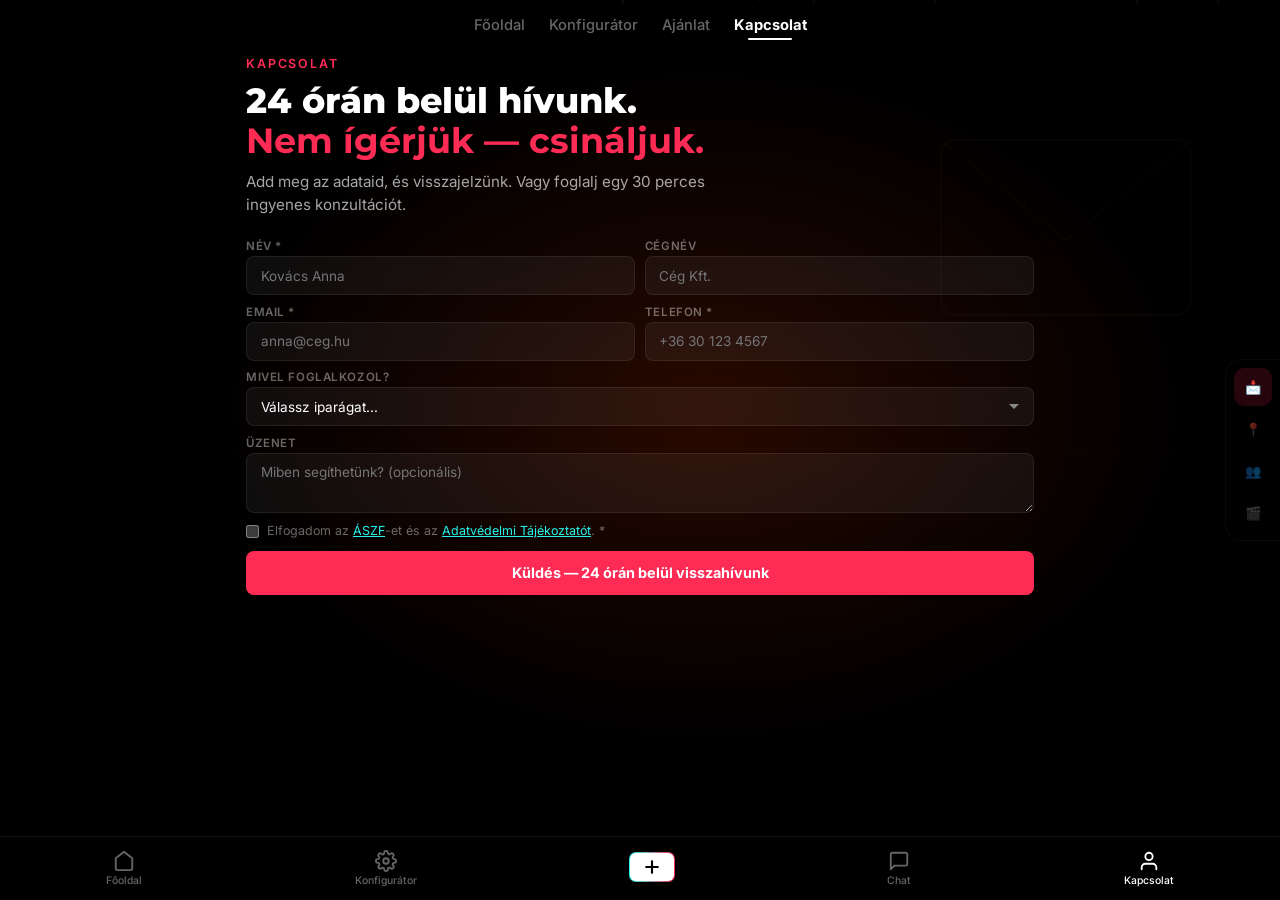
<file: kapcsolat/index.html>
<!DOCTYPE html>
<html lang="hu">
<head>
<meta charset="UTF-8">
<meta name="viewport" content="width=device-width, initial-scale=1.0, maximum-scale=1.0, user-scalable=no">
<title>Scroll Studio — Kapcsolat</title>
<meta name="description" content="Vedd fel velünk a kapcsolatot — 24 órán belül visszahívunk.">
<link rel="preconnect" href="https://fonts.googleapis.com">
<link href="https://fonts.googleapis.com/css2?family=Montserrat:wght@400;500;600;700;800;900&family=Inter:wght@300;400;500;600;700&display=swap" rel="stylesheet">
<link rel="stylesheet" href="/style.css">
</head>
<body>

<div class="top-nav">
  <a class="top-tab" href="/">Főoldal</a>
  <a class="top-tab" href="/studio/">Konfigurátor</a>
  <a class="top-tab" href="/ajanlat/">Ajánlat</a>
  <a class="top-tab active" href="/kapcsolat/">Kapcsolat</a>
</div>

<div class="right-nav" id="rightNav">
  <div class="rnav-item active" data-s="0" data-tip="Üzenet küldés">📩</div>
  <div class="rnav-item" data-s="1" data-tip="Elérhetőségek">📍</div>
  <div class="rnav-item" data-s="2" data-tip="Rólunk">👥</div>
  <div class="rnav-item" data-s="3" data-tip="Csapat">🎬</div>
</div>
<div class="rnav-tooltip" id="tooltip"></div>

<div class="feed" id="feed">

  <!-- CONTACT FORM -->
  <div class="slide slide--contact">
    <div class="slide-bg">
      <div class="particles"></div>
      <svg class="slide-svg svg-envelope" viewBox="0 0 240 200" fill="none"><rect x="20" y="40" width="200" height="140" rx="12" stroke="white" stroke-width="1.5" opacity="0.2"/><polyline points="20,40 120,120 220,40" stroke="white" stroke-width="1.5" opacity="0.15" class="draw-line"/><circle cx="120" cy="90" r="30" stroke="white" stroke-width="1" opacity="0.1"><animate attributeName="r" values="30;35;30" dur="3s" repeatCount="indefinite"/></circle></svg>
    </div>
    <div class="cfg-content" id="contactSlide">
      <div class="cfg-label">Kapcsolat</div>
      <h2 class="cfg-title">24 órán belül hívunk.<br><span class="hl">Nem ígérjük — csináljuk.</span></h2>
      <p class="cfg-desc">Add meg az adataid, és visszajelzünk. Vagy foglalj egy 30 perces ingyenes konzultációt.</p>
      <div class="fg">
        <div class="ff"><label>Név *</label><input type="text" id="fn" placeholder="Kovács Anna"></div>
        <div class="ff"><label>Cégnév</label><input type="text" id="fc" placeholder="Cég Kft."></div>
        <div class="ff"><label>Email *</label><input type="email" id="fe" placeholder="anna@ceg.hu"></div>
        <div class="ff"><label>Telefon *</label><input type="tel" id="fp" placeholder="+36 30 123 4567"></div>
        <div class="ff full"><label>Mivel foglalkozol?</label><select id="fi"><option value="">Válassz iparágat...</option><option>Szépség</option><option>Egészségügy</option><option>Ingatlan</option><option>Vendéglátás</option><option>Szálláshely</option><option>Fitness</option><option>Ügyvéd</option><option>Oktatás</option><option>Építőipar</option><option>Webshop</option><option>Szolgáltató</option><option>Személyes márka</option></select></div>
        <div class="ff full"><label>Üzenet</label><textarea id="fm" placeholder="Miben segíthetünk? (opcionális)"></textarea></div>
      </div>
      <label style="display:flex;align-items:flex-start;gap:0.5rem;margin-top:0.6rem;font-size:0.78rem;color:var(--text-dim);cursor:pointer">
        <input type="checkbox" id="fgdpr" style="margin-top:0.15rem;accent-color:var(--pink)">
        <span>Elfogadom az <a href="/aszf/" style="color:var(--cyan)" target="_blank">ÁSZF</a>-et és az <a href="/adatvedelem/" style="color:var(--cyan)" target="_blank">Adatvédelmi Tájékoztatót</a>. *</span>
      </label>
      <button class="form-submit" onclick="subForm()">Küldés — 24 órán belül visszahívunk</button>
    </div>
  </div>

  <!-- CONTACT DETAILS -->
  <div class="slide slide--how">
    <div class="slide-bg"><div class="particles"></div></div>
    <div class="slide-content">
      <div class="author"><div class="author-avatar">S</div><span class="author-name">@scrollstudio</span></div>
      <div class="slide-text">
        <h2>Elérhetőségek 📍</h2>
        <p>Írj, hívj, vagy gyere be — nyitottak vagyunk.</p>
      </div>
      <div class="refs-list" style="margin-top:1.2rem">
        <div class="ref-card"><div class="name">📧 Email</div><p style="font-style:normal"><a href="mailto:hello@scrollstudio.hu" style="color:var(--cyan);text-decoration:none">hello@scrollstudio.hu</a></p></div>
        <div class="ref-card"><div class="name">📞 Telefon</div><p style="font-style:normal"><a href="tel:+36301234567" style="color:var(--cyan);text-decoration:none">+36 30 123 4567</a></p></div>
        <div class="ref-card"><div class="name">📍 Iroda</div><p style="font-style:normal">1101 Budapest, Üllői út 124.</p></div>
        <div class="ref-card"><div class="name">🔗 Social</div><p style="font-style:normal;display:flex;gap:0.8rem"><a href="#" style="color:var(--cyan);text-decoration:none">Instagram</a><a href="#" style="color:var(--cyan);text-decoration:none">TikTok</a><a href="#" style="color:var(--cyan);text-decoration:none">LinkedIn</a></p></div>
        <div class="ref-card"><div class="name">📄 Jogi</div><p style="font-style:normal;display:flex;gap:0.8rem"><a href="/aszf/" style="color:var(--cyan);text-decoration:none">ÁSZF</a><a href="/adatvedelem/" style="color:var(--cyan);text-decoration:none">Adatvédelem</a></p></div>
        <div class="ref-card"><div class="name">🏢 Cégadatok</div><p style="font-style:normal;font-size:0.78rem">Scroll Studio Kft. · 1101 Budapest, Üllői út 124.<br>Cégjegyzékszám: [pótlandó] · Adószám: [pótlandó]</p></div>
      </div>
    </div>
  </div>

  <!-- RÓLUNK — MISSZIÓ + ÉRTÉKEK -->
  <div class="slide slide--svc">
    <div class="slide-bg">
      <div class="particles"></div>
      <svg class="slide-svg svg-circles" viewBox="0 0 300 250" fill="none">
        <circle cx="80" cy="80" r="50" stroke="white" stroke-width="1" opacity="0.3"/>
        <circle cx="220" cy="80" r="50" stroke="white" stroke-width="1" opacity="0.3"/>
        <circle cx="150" cy="190" r="50" stroke="white" stroke-width="1" opacity="0.3"/>
        <line x1="120" y1="95" x2="180" y2="95" stroke="white" stroke-width="0.8" opacity="0.2" class="draw-line"/>
        <line x1="100" y1="125" x2="135" y2="155" stroke="white" stroke-width="0.8" opacity="0.2" class="draw-line"/>
        <line x1="200" y1="125" x2="165" y2="155" stroke="white" stroke-width="0.8" opacity="0.2" class="draw-line"/>
      </svg>
    </div>
    <div class="slide-content">
      <div class="author"><div class="author-avatar">S</div><span class="author-name">@scrollstudio</span></div>
      <div class="slide-text">
        <h2>Rólunk 🚀</h2>
        <p style="font-style:italic;color:var(--gold);margin-bottom:0.8rem">"Azért létezünk, hogy a magyar vállalkozások digitális jelenlétét a valós minőségükhöz emeljük — gyorsan, megfizethetően, mesterséges intelligenciával."</p>
      </div>
      <div class="steps-list">
        <div class="step-row"><div class="step-num" style="background:var(--gold)">1</div><div><h4>Sebesség intelligenciával</h4><p>AI-eszközökkel dolgozunk, de a kreativitás mindig emberi marad.</p></div></div>
        <div class="step-row"><div class="step-num" style="background:var(--gold)">2</div><div><h4>Őszinte partnerség</h4><p>Nem ígérgetünk — megmondjuk, mi működik, és mi nem.</p></div></div>
        <div class="step-row"><div class="step-num" style="background:var(--gold)">3</div><div><h4>Eredmény, nem prezentáció</h4><p>Nem szép slideokat csinálunk, hanem mérhető növekedést.</p></div></div>
      </div>
    </div>
  </div>

  <!-- CSAPAT -->
  <div class="slide slide--stats">
    <div class="slide-bg">
      <div class="particles"></div>
      <svg class="slide-svg svg-bars" viewBox="0 0 260 220" fill="none">
        <rect x="20" y="120" width="40" height="80" rx="4" fill="white" opacity="0.08"><animate attributeName="height" values="0;80" dur="1s" fill="freeze"/><animate attributeName="y" values="200;120" dur="1s" fill="freeze"/></rect>
        <rect x="80" y="60" width="40" height="140" rx="4" fill="white" opacity="0.12"><animate attributeName="height" values="0;140" dur="1.2s" fill="freeze"/><animate attributeName="y" values="200;60" dur="1.2s" fill="freeze"/></rect>
        <rect x="140" y="90" width="40" height="110" rx="4" fill="white" opacity="0.1"><animate attributeName="height" values="0;110" dur="1.1s" fill="freeze"/><animate attributeName="y" values="200;90" dur="1.1s" fill="freeze"/></rect>
        <rect x="200" y="30" width="40" height="170" rx="4" fill="white" opacity="0.14"><animate attributeName="height" values="0;170" dur="1.4s" fill="freeze"/><animate attributeName="y" values="200;30" dur="1.4s" fill="freeze"/></rect>
      </svg>
    </div>
    <div class="slide-content">
      <div class="author"><div class="author-avatar">S</div><span class="author-name">@scrollstudio</span></div>
      <div class="slide-text">
        <h2>A csapat 👥</h2>
        <p>6 ember, akik a te növekedésedért dolgoznak.</p>
      </div>
      <div class="refs-list" style="margin-top:1rem">
        <div class="ref-card" style="display:flex;gap:0.8rem;align-items:center">
          <div style="width:40px;height:40px;border-radius:50%;background:linear-gradient(135deg,var(--pink),var(--gold));display:flex;align-items:center;justify-content:center;font-weight:800;font-size:0.75rem;flex-shrink:0">E</div>
          <div><div class="name" style="margin-bottom:0">Eszter</div><p style="font-style:normal;font-size:0.82rem">Ügyvezető — Brand stratégia és ügyfélkapcsolat</p></div>
        </div>
        <div class="ref-card" style="display:flex;gap:0.8rem;align-items:center">
          <div style="width:40px;height:40px;border-radius:50%;background:linear-gradient(135deg,var(--cyan),var(--pink));display:flex;align-items:center;justify-content:center;font-weight:800;font-size:0.75rem;flex-shrink:0">V</div>
          <div><div class="name" style="margin-bottom:0">Viktor</div><p style="font-style:normal;font-size:0.82rem">CEO, Sales — Üzletfejlesztés és AI tréner</p></div>
        </div>
        <div class="ref-card" style="display:flex;gap:0.8rem;align-items:center">
          <div style="width:40px;height:40px;border-radius:50%;background:linear-gradient(135deg,var(--gold),var(--cyan));display:flex;align-items:center;justify-content:center;font-weight:800;font-size:0.75rem;flex-shrink:0">Z</div>
          <div><div class="name" style="margin-bottom:0">Zoli</div><p style="font-style:normal;font-size:0.82rem">Videográf — Forgatás és tartalomgyártás</p></div>
        </div>
        <div class="ref-card" style="display:flex;gap:0.8rem;align-items:center">
          <div style="width:40px;height:40px;border-radius:50%;background:linear-gradient(135deg,var(--pink),var(--cyan));display:flex;align-items:center;justify-content:center;font-weight:800;font-size:0.75rem;flex-shrink:0">D</div>
          <div><div class="name" style="margin-bottom:0">Dani</div><p style="font-style:normal;font-size:0.82rem">AI fejlesztő — Webfejlesztés és automatizáció</p></div>
        </div>
        <div class="ref-card" style="display:flex;gap:0.8rem;align-items:center">
          <div style="width:40px;height:40px;border-radius:50%;background:linear-gradient(135deg,var(--cyan),var(--gold));display:flex;align-items:center;justify-content:center;font-weight:800;font-size:0.75rem;flex-shrink:0">B</div>
          <div><div class="name" style="margin-bottom:0">Barni</div><p style="font-style:normal;font-size:0.82rem">Web fejlesztő — Weboldalak és platform építés</p></div>
        </div>
        <div class="ref-card" style="display:flex;gap:0.8rem;align-items:center">
          <div style="width:40px;height:40px;border-radius:50%;background:linear-gradient(135deg,var(--gold),var(--pink));display:flex;align-items:center;justify-content:center;font-weight:800;font-size:0.75rem;flex-shrink:0">N</div>
          <div><div class="name" style="margin-bottom:0">Nóri</div><p style="font-style:normal;font-size:0.82rem">Vágó & Sales — Videó utómunka és ügyfélszerzés</p></div>
        </div>
      </div>
      <a href="/studio/" class="slide-cta" style="margin-top:1rem">Konfiguráld a csomagod →</a>
    </div>
  </div>

</div>

<!-- BOTTOM NAV -->
<div class="bottom-nav">
  <a class="bnav" href="/"><svg viewBox="0 0 24 24" stroke-linecap="round" stroke-linejoin="round"><path d="M3 9l9-7 9 7v11a2 2 0 01-2 2H5a2 2 0 01-2-2z"/></svg><span>Főoldal</span></a>
  <a class="bnav" href="/studio/"><svg viewBox="0 0 24 24" stroke-linecap="round" stroke-linejoin="round"><circle cx="12" cy="12" r="3"/><path d="M19.4 15a1.65 1.65 0 00.33 1.82l.06.06a2 2 0 01-2.83 2.83l-.06-.06a1.65 1.65 0 00-1.82-.33 1.65 1.65 0 00-1 1.51V21a2 2 0 01-4 0v-.09A1.65 1.65 0 009 19.4a1.65 1.65 0 00-1.82.33l-.06.06a2 2 0 01-2.83-2.83l.06-.06A1.65 1.65 0 004.68 15a1.65 1.65 0 00-1.51-1H3a2 2 0 010-4h.09A1.65 1.65 0 004.6 9a1.65 1.65 0 00-.33-1.82l-.06-.06a2 2 0 012.83-2.83l.06.06A1.65 1.65 0 009 4.68a1.65 1.65 0 001-1.51V3a2 2 0 014 0v.09a1.65 1.65 0 001 1.51 1.65 1.65 0 001.82-.33l.06-.06a2 2 0 012.83 2.83l-.06.06A1.65 1.65 0 0019.4 9a1.65 1.65 0 001.51 1H21a2 2 0 010 4h-.09a1.65 1.65 0 00-1.51 1z"/></svg><span>Konfigurátor</span></a>
  <a class="bnav" href="/studio/"><div class="nav-create"><svg viewBox="0 0 24 24" stroke-linecap="round" stroke-linejoin="round"><line x1="12" y1="5" x2="12" y2="19"/><line x1="5" y1="12" x2="19" y2="12"/></svg></div><span></span></a>
  <a class="bnav" href="#" onclick="toggleChat();return false"><svg viewBox="0 0 24 24" stroke-linecap="round" stroke-linejoin="round"><path d="M21 15a2 2 0 01-2 2H7l-4 4V5a2 2 0 012-2h14a2 2 0 012 2z"/></svg><span>Chat</span></a>
  <a class="bnav active" href="/kapcsolat/"><svg viewBox="0 0 24 24" stroke-linecap="round" stroke-linejoin="round"><path d="M20 21v-2a4 4 0 00-4-4H8a4 4 0 00-4 4v2"/><circle cx="12" cy="7" r="4"/></svg><span>Kapcsolat</span></a>
</div>

<!-- CHAT -->
<div class="chat-ov" id="chatOv">
  <div class="chat-box">
    <div class="chat-hd"><div style="display:flex;align-items:center;gap:0.5rem"><div style="width:30px;height:30px;border-radius:50%;background:linear-gradient(135deg,var(--pink),var(--cyan));display:flex;align-items:center;justify-content:center;font-weight:800;font-size:0.7rem">S</div><div><div style="font-weight:700;font-size:0.85rem">Scroll Asszisztens</div><div style="font-size:0.68rem;color:var(--text-dim)">● Online</div></div></div><button onclick="toggleChat()" style="background:none;border:none;color:var(--text-dim);font-size:1.2rem;cursor:pointer">✕</button></div>
    <div class="chat-msgs" id="cmsgs"><div class="chat-m bot"><div class="chat-b">Szia! 👋 Ha kérdésed van, vagy szeretnéd megnézni a csomagokat, szólj bátran!</div></div></div>
    <div class="chat-q" id="cq"><button onclick="sq('Megnézném a csomagokat')">📦 Csomagok</button><button onclick="sq('Mennyi ideig tart?')">⏱️ Idő</button><button onclick="sq('Kik vagytok?')">👥 Csapat</button></div>
    <div class="chat-input-row"><input type="text" id="ci" placeholder="Kérdezz bátran..." onkeydown="if(event.key==='Enter')sm()"><button onclick="sm()"><svg width="16" height="16" viewBox="0 0 24 24" fill="none" stroke="currentColor" stroke-width="2"><line x1="22" y1="2" x2="11" y2="13"/><polygon points="22 2 15 22 11 13 2 9 22 2"/></svg></button></div>
  </div>
</div>

<script>
document.querySelectorAll('.particles').forEach(c=>{for(let i=0;i<7;i++){const p=document.createElement('div');p.className='particle';p.style.left=Math.random()*100+'%';p.style.animationDuration=(10+Math.random()*14)+'s';p.style.animationDelay=Math.random()*12+'s';const s=1.5+Math.random()*2.5;p.style.width=p.style.height=s+'px';c.appendChild(p)}});

const feed=document.getElementById('feed'),slides=[...document.querySelectorAll('.slide')],tooltip=document.getElementById('tooltip');
function go(i){slides[i]&&slides[i].scrollIntoView({behavior:'smooth'})}
document.querySelectorAll('.rnav-item[data-s]').forEach(el=>{el.addEventListener('click',()=>go(parseInt(el.dataset.s)))});
document.querySelectorAll('.rnav-item[data-tip]').forEach(el=>{el.addEventListener('mouseenter',()=>{const r=el.getBoundingClientRect();tooltip.textContent=el.dataset.tip;tooltip.style.top=(r.top+r.height/2-12)+'px';tooltip.style.right=(window.innerWidth-r.left+8)+'px';tooltip.style.left='auto';tooltip.classList.add('show')});el.addEventListener('mouseleave',()=>tooltip.classList.remove('show'))});
let raf=null;
feed.addEventListener('scroll',()=>{if(raf)return;raf=requestAnimationFrame(()=>{const idx=Math.round(feed.scrollTop/window.innerHeight);document.querySelectorAll('.rnav-item[data-s]').forEach(n=>n.classList.toggle('active',parseInt(n.dataset.s)===idx));raf=null})},{passive:true});

function subForm(){const n=document.getElementById('fn').value,e=document.getElementById('fe').value,p=document.getElementById('fp').value;if(!n||!e||!p){alert('Töltsd ki a kötelező mezőket (Név, Email, Telefon).');return}if(!document.getElementById('fgdpr').checked){alert('Kérjük, fogadd el az ÁSZF-et és az Adatvédelmi Tájékoztatót.');return}document.getElementById('contactSlide').innerHTML='<div style="padding:3rem 0;text-align:center"><h2 style="font-family:var(--font-d);font-size:1.6rem;margin-bottom:0.6rem">Köszönjük, '+n.split(' ')[0]+'! 🎉</h2><p style="color:var(--text-sec);font-size:1rem;line-height:1.6">Megkaptuk az üzeneted.<br>24 órán belül visszahívunk.</p></div>'}

function toggleChat(){document.getElementById('chatOv').classList.toggle('open')}
const cmsgs=document.getElementById('cmsgs');
function am(t,tp){const d=document.createElement('div');d.className='chat-m '+tp;d.innerHTML='<div class="chat-b">'+t+'</div>';cmsgs.appendChild(d);cmsgs.scrollTop=cmsgs.scrollHeight}
function br(t){setTimeout(()=>am(t,'bot'),600)}
function setQ(bs){setTimeout(()=>{document.getElementById('cq').innerHTML=bs.map(b=>`<button onclick="sq('${b.replace(/'/g,"\\'")}')">${b}</button>`).join('')},700)}
function sq(t){am(t,'usr');const l=t.toLowerCase();
if(l.includes('csomag'))br('A csomagokat a <a href="/studio/" style="color:var(--cyan)">konfigurátorban</a> tudod összerakni! Havi 250–500K Ft, a te igényeidre szabva.');
else if(l.includes('idő')||l.includes('tart'))br('Az onboarding után 1 héten belül indulunk. Az első tartalmak 2 héten belül készek!');
else if(l.includes('kik')||l.includes('csapat'))br('6 fős csapat: Eszter (ügyvezető), Viktor (sales), Zoli (videográf), Dani (AI fejlesztő), Barni (webfejlesztő), Nóri (vágó). Görgess le a csapat slide-ra! 👥');
else br('Jó kérdés! Töltsd ki a formot, és személyesen megbeszéljük. 📞');
setQ(['Csomagok','Mennyi idő?','Csapat'])}
function sm(){const v=document.getElementById('ci').value.trim();if(!v)return;document.getElementById('ci').value='';sq(v)}
</script>
</body>
</html>
</file>
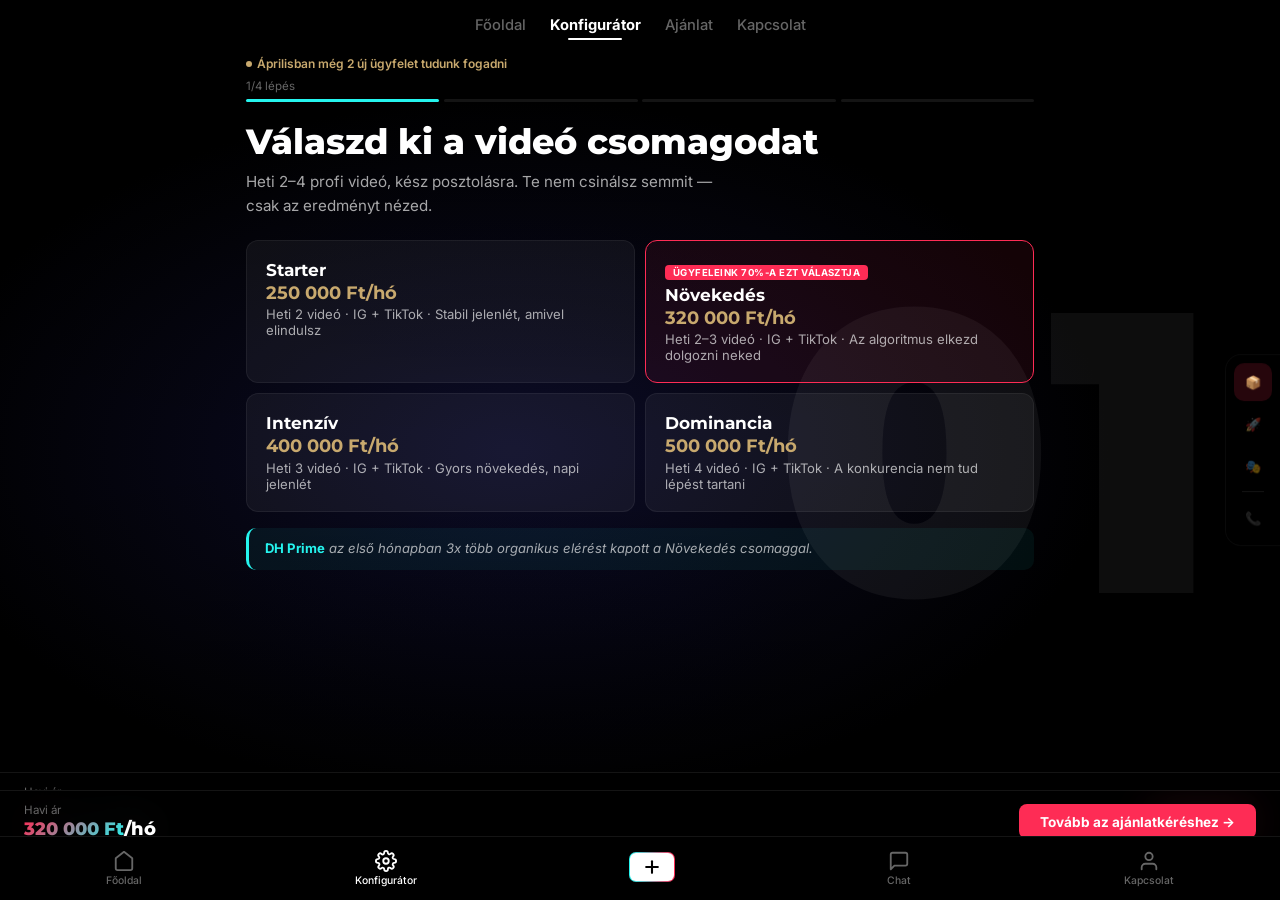
<file: studio/index.html>
<!DOCTYPE html>
<html lang="hu">
<head>
<meta charset="UTF-8">
<meta name="viewport" content="width=device-width, initial-scale=1.0, maximum-scale=1.0, user-scalable=no">
<title>Scroll Studio — Konfigurátor</title>
<meta name="description" content="Állítsd össze a social media csomagodat 2 perc alatt. Az ár valós időben frissül.">
<link rel="preconnect" href="https://fonts.googleapis.com">
<link href="https://fonts.googleapis.com/css2?family=Montserrat:wght@400;500;600;700;800;900&family=Inter:wght@300;400;500;600;700&display=swap" rel="stylesheet">
<link rel="stylesheet" href="/style.css">
<style>
/* Configurator-specific additions */
.proof { margin-top: 1rem; padding: 0.7rem 1rem; border-radius: 10px; background: rgba(37,244,238,0.06); border-left: 3px solid var(--cyan); font-size: 0.82rem; color: var(--text-sec); line-height: 1.5; font-style: italic; }
.proof strong { color: var(--cyan); font-style: normal; }

.popular-badge { display: inline-block; background: var(--pink); color: #fff; font-size: 0.6rem; font-weight: 700; padding: 2px 8px; border-radius: 4px; text-transform: uppercase; letter-spacing: 0.05em; margin-bottom: 0.3rem; }

.extras-toggle { display: inline-flex; align-items: center; gap: 0.3rem; margin-top: 0.8rem; padding: 0.5rem 1rem; border-radius: 8px; border: 1px solid var(--border); background: rgba(255,255,255,0.03); color: var(--text-sec); font-size: 0.82rem; font-weight: 600; cursor: pointer; transition: all 0.3s; }
.extras-toggle:hover { border-color: rgba(255,255,255,0.15); color: #fff; }

.extras-hidden { display: none; }
.extras-hidden.show { display: block; }

.progress-bar { display: flex; align-items: center; gap: 0.3rem; margin-bottom: 1.2rem; }
.progress-step { height: 3px; flex: 1; border-radius: 2px; background: rgba(255,255,255,0.08); transition: background 0.4s; }
.progress-step.done { background: var(--pink); }
.progress-step.active { background: var(--cyan); }
.progress-label { font-size: 0.72rem; color: var(--text-dim); margin-bottom: 0.4rem; }

.urgency { font-size: 0.75rem; color: var(--gold); font-weight: 600; margin-bottom: 0.5rem; display: flex; align-items: center; gap: 0.3rem; }
.urgency::before { content: ''; width: 6px; height: 6px; border-radius: 50%; background: var(--gold); animation: pulse-dot 2s infinite; }
@keyframes pulse-dot { 0%,100%{opacity:1} 50%{opacity:0.4} }

.savings { font-size: 0.78rem; color: #22c55e; margin-top: 0.2rem; }

/* Summary + form combined slide */
.final-grid { display: grid; grid-template-columns: 1fr 1fr; gap: 2rem; width: 100%; max-width: 900px; }
.final-summary { padding: 1.5rem; border-radius: 16px; background: rgba(255,255,255,0.04); border: 1px solid var(--border); }
.final-summary h3 { font-family: var(--font-d); font-size: 1rem; font-weight: 700; margin-bottom: 1rem; color: var(--gold); }
.final-item { display: flex; justify-content: space-between; padding: 0.4rem 0; border-bottom: 1px solid rgba(255,255,255,0.04); font-size: 0.85rem; }
.final-item:last-child { border-bottom: none; }
.final-item .fi-label { color: var(--text-sec); }
.final-item .fi-price { font-weight: 600; }
.final-item.base .fi-label { color: #fff; font-weight: 600; }
.final-total { padding-top: 0.8rem; margin-top: 0.5rem; border-top: 1px solid rgba(200,169,110,0.2); display: flex; justify-content: space-between; align-items: baseline; }
.final-total .ft-label { font-family: var(--font-d); font-weight: 700; font-size: 0.85rem; text-transform: uppercase; }
.final-total .ft-price { font-family: var(--font-d); font-weight: 800; font-size: 1.4rem; background: linear-gradient(135deg, var(--pink), var(--cyan)); -webkit-background-clip: text; -webkit-text-fill-color: transparent; background-clip: text; }

.trust-items { margin-top: 1rem; display: flex; flex-direction: column; gap: 0.4rem; }
.trust-item { font-size: 0.78rem; color: var(--text-sec); display: flex; align-items: center; gap: 0.4rem; }
.trust-item::before { content: '✓'; color: #22c55e; font-weight: 700; font-size: 0.7rem; }

.form-note { font-size: 0.75rem; color: var(--text-dim); margin-top: 0.5rem; text-align: center; }

@media(max-width:768px) {
  .final-grid { grid-template-columns: 1fr; gap: 1rem; }
}
</style>
</head>
<body>

<div class="top-nav">
  <a class="top-tab" href="/">Főoldal</a>
  <a class="top-tab active" href="/studio/">Konfigurátor</a>
  <a class="top-tab" href="/ajanlat/">Ajánlat</a>
  <a class="top-tab" href="/kapcsolat/">Kapcsolat</a>
</div>

<div class="right-nav" id="rightNav">
  <div class="rnav-item active" data-s="0" data-tip="Videó csomag">📦</div>
  <div class="rnav-item" data-s="1" data-tip="Platformok & extrák">🚀</div>
  <div class="rnav-item" data-s="2" data-tip="Hangvétel & stratégia">🎭</div>
  <div class="rnav-sep"></div>
  <div class="rnav-item" data-s="3" data-tip="Ajánlatkérés">📞</div>
</div>
<div class="rnav-tooltip" id="tooltip"></div>

<div class="feed" id="feed">

  <!-- STEP 1: VIDEO PACKAGE -->
  <div class="slide slide--cfg"><div class="slide-bg"></div><div class="svg-stepnum">01</div>
    <div class="cfg-content">
      <div class="urgency">Áprilisban még 2 új ügyfelet tudunk fogadni</div>
      <div class="progress-label">1/4 lépés</div>
      <div class="progress-bar"><div class="progress-step active"></div><div class="progress-step"></div><div class="progress-step"></div><div class="progress-step"></div></div>
      <h2 class="cfg-title">Válaszd ki a videó csomagodat</h2>
      <p class="cfg-desc">Heti 2–4 profi videó, kész posztolásra. Te nem csinálsz semmit — csak az eredményt nézed.</p>
      <div class="opts">
        <div class="opt" data-v="starter" data-p="250000">
          <h4>Starter</h4>
          <div class="pr">250 000 Ft/hó</div>
          <div class="dt">Heti 2 videó · IG + TikTok · Stabil jelenlét, amivel elindulsz</div>
        </div>
        <div class="opt sel" data-v="novekedes" data-p="320000">
          <div class="popular-badge">Ügyfeleink 70%-a ezt választja</div>
          <h4>Növekedés</h4>
          <div class="pr">320 000 Ft/hó</div>
          <div class="dt">Heti 2–3 videó · IG + TikTok · Az algoritmus elkezd dolgozni neked</div>
        </div>
        <div class="opt" data-v="intenziv" data-p="400000">
          <h4>Intenzív</h4>
          <div class="pr">400 000 Ft/hó</div>
          <div class="dt">Heti 3 videó · IG + TikTok · Gyors növekedés, napi jelenlét</div>
        </div>
        <div class="opt" data-v="dominancia" data-p="500000">
          <h4>Dominancia</h4>
          <div class="pr">500 000 Ft/hó</div>
          <div class="dt">Heti 4 videó · IG + TikTok · A konkurencia nem tud lépést tartani</div>
        </div>
      </div>
      <div class="proof"><strong>DH Prime</strong> az első hónapban 3x több organikus elérést kapott a Növekedés csomaggal.</div>
    </div>
    <div class="sum-bar">
      <div><div class="sum-label">Havi ár</div><div class="sum-price"><span id="sp">320 000 Ft</span>/hó</div><div class="savings" id="savingsHint">Éves előfizetéssel -32 000 Ft/hó</div></div>
      <button class="sum-btn" onclick="go(1)">Tovább →</button>
    </div>
  </div>

  <!-- STEP 2: PLATFORMS + FEATURED EXTRAS -->
  <div class="slide slide--cfg"><div class="slide-bg"></div><div class="svg-stepnum">02</div>
    <div class="cfg-content">
      <div class="progress-label">2/4 lépés — már majdnem kész!</div>
      <div class="progress-bar"><div class="progress-step done"></div><div class="progress-step active"></div><div class="progress-step"></div><div class="progress-step"></div></div>
      <h2 class="cfg-title">Mivel turbózzuk fel a csomagodat?</h2>
      <p class="cfg-desc">Az alap csomag Instagramot és TikTokot tartalmaz. Adj hozzá platformokat és kiegészítőket.</p>

      <div class="cbg"><div class="cbg-title">További platformok</div>
        <div class="cbi" data-x="facebook" data-m="30000"><span class="bx"></span><span class="bl">Facebook</span><span class="bp">+30 000 Ft/hó</span></div>
        <div class="cbi" data-x="yt-shorts" data-m="30000"><span class="bx"></span><span class="bl">YouTube Shorts</span><span class="bp">+30 000 Ft/hó</span></div>
        <div class="cbi" data-x="linkedin" data-m="30000"><span class="bx"></span><span class="bl">LinkedIn</span><span class="bp">+30 000 Ft/hó</span></div>
        <div class="cbi" data-x="diff" data-m="50000"><span class="bx"></span><span class="bl">Platformonként eltérő tartalom<small>Nem ugyanaz a videó megy mindenhova</small></span><span class="bp">+50 000 Ft/hó</span></div>
      </div>

      <div class="cbg"><div class="cbg-title">Legtöbben ezeket is hozzáadják</div>
        <div class="cbi" data-x="story-w" data-m="50000"><span class="bx"></span><span class="bl">IG Story kezelés — heti 3-4<small class="popular-badge" style="display:inline;padding:1px 5px;font-size:0.58rem;margin-left:0.3rem">Népszerű</small></span><span class="bp">+50 000 Ft/hó</span></div>
        <div class="cbi" data-x="carousel-4" data-m="40000"><span class="bx"></span><span class="bl">Carousel posztok — havi 4 db</span><span class="bp">+40 000 Ft/hó</span></div>
        <div class="cbi" data-x="meta-ads" data-m="50000"><span class="bx"></span><span class="bl">Meta Ads kezelés<small class="popular-badge" style="display:inline;padding:1px 5px;font-size:0.58rem;margin-left:0.3rem">2x több lead</small></span><span class="bp">+50 000 Ft/hó</span></div>
        <div class="cbi" data-x="copy" data-m="20000"><span class="bx"></span><span class="bl">Egyedi copywriting</span><span class="bp">+20 000 Ft/hó</span></div>
      </div>

      <button class="extras-toggle" onclick="document.getElementById('allExtras').classList.toggle('show');this.textContent=this.textContent.includes('Mutasd')?'Összes extra elrejtése ↑':'Mutasd az összes extrát ↓'">Mutasd az összes extrát ↓</button>

      <div class="extras-hidden" id="allExtras">
        <div class="cbg"><div class="cbg-title">Instagram kiegészítők</div>
          <div class="cbi" data-x="carousel-8" data-m="70000"><span class="bx"></span><span class="bl">Carousel posztok — havi 8 db</span><span class="bp">+70 000 Ft/hó</span></div>
          <div class="cbi" data-x="story-d" data-m="80000"><span class="bx"></span><span class="bl">IG Story kezelés — napi</span><span class="bp">+80 000 Ft/hó</span></div>
          <div class="cbi" data-x="carousel-story-combo" data-m="70000"><span class="bx"></span><span class="bl">Carousel + Story kombó</span><span class="bp">+70 000 Ft/hó</span></div>
          <div class="cbi" data-x="reels-cover" data-m="15000"><span class="bx"></span><span class="bl">Reels cover design</span><span class="bp">+15 000 Ft/hó</span></div>
          <div class="cbi" data-x="highlights" data-m="10000"><span class="bx"></span><span class="bl">Highlights rendezés<small>Egyszeri díj</small></span><span class="bp">+10 000 Ft</span></div>
          <div class="cbi" data-x="bio-linktree" data-m="10000"><span class="bx"></span><span class="bl">Bio + Linktree optimalizálás<small>Egyszeri díj</small></span><span class="bp">+10 000 Ft</span></div>
        </div>

        <div class="cbg"><div class="cbg-title">Speciális videók</div>
          <div class="cbi" data-x="yt-long-2" data-m="80000"><span class="bx"></span><span class="bl">YouTube long-form — havi 2 db</span><span class="bp">+80 000 Ft/hó</span></div>
          <div class="cbi" data-x="yt-long-4" data-m="140000"><span class="bx"></span><span class="bl">YouTube long-form — havi 4 db</span><span class="bp">+140 000 Ft/hó</span></div>
          <div class="cbi" data-x="podcast" data-m="60000"><span class="bx"></span><span class="bl">Podcast videó — havi 2 db</span><span class="bp">+60 000 Ft/hó</span></div>
          <div class="cbi" data-x="interview" data-m="40000"><span class="bx"></span><span class="bl">Interjú videó<small>Per alkalom</small></span><span class="bp">+40 000 Ft</span></div>
          <div class="cbi" data-x="product" data-m="35000"><span class="bx"></span><span class="bl">Termékvideó<small>Per darab</small></span><span class="bp">+35 000 Ft</span></div>
          <div class="cbi" data-x="testimonial" data-m="30000"><span class="bx"></span><span class="bl">Testimonial videó<small>Per darab</small></span><span class="bp">+30 000 Ft</span></div>
        </div>

        <div class="cbg"><div class="cbg-title">Fotó & grafika</div>
          <div class="cbi" data-x="photo" data-m="30000"><span class="bx"></span><span class="bl">Fotózás — forgatás mellett<small>Per alkalom</small></span><span class="bp">+30 000 Ft</span></div>
          <div class="cbi" data-x="image-4" data-m="25000"><span class="bx"></span><span class="bl">Képes posztok — havi 4 db</span><span class="bp">+25 000 Ft/hó</span></div>
          <div class="cbi" data-x="image-8" data-m="40000"><span class="bx"></span><span class="bl">Képes posztok — havi 8 db</span><span class="bp">+40 000 Ft/hó</span></div>
        </div>

        <div class="cbg"><div class="cbg-title">Szöveg & blog</div>
          <div class="cbi" data-x="blog-2" data-m="40000"><span class="bx"></span><span class="bl">Blog cikk — havi 2</span><span class="bp">+40 000 Ft/hó</span></div>
          <div class="cbi" data-x="blog-4" data-m="70000"><span class="bx"></span><span class="bl">Blog cikk — havi 4</span><span class="bp">+70 000 Ft/hó</span></div>
          <div class="cbi" data-x="newsletter" data-m="25000"><span class="bx"></span><span class="bl">Hírlevél szövegírás — havi 2</span><span class="bp">+25 000 Ft/hó</span></div>
        </div>

        <div class="cbg"><div class="cbg-title">AI kedvezmény — csökkentsd az árat</div>
          <div class="cbi" data-x="ai-25" data-m="0" data-disc="0.05"><span class="bx"></span><span class="bl">25% AI-generált tartalom<small>-5% az alapárból</small></span><span class="bp" style="color:#22c55e">-5%</span></div>
          <div class="cbi" data-x="ai-50" data-m="0" data-disc="0.10"><span class="bx"></span><span class="bl">50% AI-generált tartalom<small>-10% az alapárból</small></span><span class="bp" style="color:#22c55e">-10%</span></div>
        </div>

        <div class="cbg"><div class="cbg-title">Drón & speciális felvételek</div>
          <div class="cbi" data-x="drone" data-m="25000"><span class="bx"></span><span class="bl">Drón felvétel<small>Per alkalom</small></span><span class="bp">+25 000 Ft</span></div>
          <div class="cbi" data-x="timelapse" data-m="20000"><span class="bx"></span><span class="bl">Time-lapse<small>Per alkalom</small></span><span class="bp">+20 000 Ft</span></div>
        </div>

        <div class="cbg"><div class="cbg-title">Hirdetéskezelés — hozd be a befektetésed</div>
          <div class="cbi" data-x="google-ads" data-m="50000"><span class="bx"></span><span class="bl">Google Ads kezelés</span><span class="bp">+50 000 Ft/hó</span></div>
          <div class="cbi" data-x="tiktok-ads" data-m="50000"><span class="bx"></span><span class="bl">TikTok Ads kezelés</span><span class="bp">+50 000 Ft/hó</span></div>
          <div class="cbi" data-x="mg-combo" data-m="80000"><span class="bx"></span><span class="bl">Meta + Google kombó</span><span class="bp">+80 000 Ft/hó</span></div>
          <div class="cbi" data-x="remarketing" data-m="30000"><span class="bx"></span><span class="bl">Remarketing</span><span class="bp">+30 000 Ft/hó</span></div>
        </div>
      </div>

      <div class="proof"><strong>Akadémia Plusz</strong> a Meta Ads kezeléssel 47 jelentkezőt generált 30 nap alatt.</div>
    </div>
    <div class="sum-bar"><div><div class="sum-label">Havi ár</div><div class="sum-price"><span class="sp-m">320 000 Ft</span>/hó</div></div><button class="sum-btn" onclick="go(2)">Tovább →</button></div>
  </div>

  <!-- STEP 3: TONE + STRATEGY (combined) -->
  <div class="slide slide--cfg"><div class="slide-bg"></div><div class="svg-stepnum">03</div>
    <div class="cfg-content">
      <div class="progress-label">3/4 lépés — mindjárt kész!</div>
      <div class="progress-bar"><div class="progress-step done"></div><div class="progress-step done"></div><div class="progress-step active"></div><div class="progress-step"></div></div>
      <h2 class="cfg-title">Hogyan szóljon a márkád — és milyen gyorsan akarsz eredményt?</h2>
      <p class="cfg-desc">Válaszd ki a hangvételt és az időtávot.</p>

      <div class="cbg-title" style="margin-top:0.5rem">Hangvétel</div>
      <div class="tones">
        <div class="tone" data-tone="komoly"><span class="em">🏛️</span><h4>Komoly</h4><p>Szakértő, tekintélyt épít. A DH Prime is így indult.</p></div>
        <div class="tone" data-tone="energikus"><span class="em">⚡</span><h4>Energikus</h4><p>Lendületes, motiváló. Aki megáll a scrollban, az követni fog.</p></div>
        <div class="tone" data-tone="laza"><span class="em">😎</span><h4>Laza</h4><p>Barátságos, emberi. Mintha a legjobb barátod mesélne a bizniszedről.</p></div>
        <div class="tone" data-tone="vicces"><span class="em">😂</span><h4>Vicces</h4><p>Szórakoztató, virális. Az ilyen tartalmakat terjeszti az algoritmus.</p></div>
      </div>

      <div class="cbg-title" style="margin-top:1.5rem">Időtáv</div>
      <div class="strats">
        <div class="strat" data-str="fast"><span class="em">⚡</span><h4>Gyors eredmény</h4><p>3 hónapos intenzív fókusz. PPC hirdetés ajánlott mellé.</p><span class="bon">3 hónapon belül leadek.</span></div>
        <div class="strat" data-str="long"><span class="em">🌱</span><h4>Hosszú távú</h4><p>Éves elköteleződés, mélyebb márkaépítés, fenntartható eredmények.</p><span class="bon">-10% kedvezmény — havonta megtakarítasz</span></div>
      </div>
    </div>
    <div class="sum-bar"><div><div class="sum-label">Havi ár</div><div class="sum-price"><span class="sp-m">320 000 Ft</span>/hó</div></div><button class="sum-btn" onclick="go(3)">Tovább az ajánlatkéréshez →</button></div>
  </div>

  <!-- STEP 4: SUMMARY + FORM (combined) -->
  <div class="slide slide--contact">
    <div class="slide-bg"><div class="particles"></div>
      <svg class="slide-svg svg-envelope" viewBox="0 0 240 200" fill="none"><rect x="20" y="40" width="200" height="140" rx="12" stroke="white" stroke-width="1.5" opacity="0.2"/><polyline points="20,40 120,120 220,40" stroke="white" stroke-width="1.5" opacity="0.15"/><circle cx="120" cy="90" r="30" stroke="white" stroke-width="1" opacity="0.1"><animate attributeName="r" values="30;35;30" dur="3s" repeatCount="indefinite"/></circle></svg>
    </div>
    <div class="cfg-content" id="contactSlide">
      <div class="progress-label">4/4 lépés — kész!</div>
      <div class="progress-bar"><div class="progress-step done"></div><div class="progress-step done"></div><div class="progress-step done"></div><div class="progress-step active"></div></div>
      <h2 class="cfg-title">A csomagod kész.<br><span class="hl">Már csak te hiányzol belőle.</span></h2>

      <div class="final-grid">
        <div class="final-summary">
          <h3>Ez lesz a tiéd minden hónapban:</h3>
          <div id="finalItems">
            <div class="final-item base"><span class="fi-label">Növekedés (10 videó/hó)</span><span class="fi-price">320 000 Ft</span></div>
          </div>
          <div class="final-total"><span class="ft-label">Havi ár:</span><span class="ft-price" id="finalPrice">320 000 Ft</span></div>
          <div class="savings" id="finalSavings"></div>
          <div class="trust-items">
            <div class="trust-item">24 órán belül személyesen hívunk</div>
            <div class="trust-item">Nem kötelez semmire</div>
            <div class="trust-item">Bármikor lemondható</div>
          </div>
        </div>
        <div>
          <p class="cfg-desc" style="margin-bottom:1rem">Add meg az adataid — Viktor személyesen hív 24 órán belül.</p>
          <div class="fg">
            <div class="ff"><label>Név *</label><input type="text" id="fn" placeholder="Kovács Anna"></div>
            <div class="ff"><label>Cégnév</label><input type="text" id="fc" placeholder="Cég Kft."></div>
            <div class="ff"><label>Email *</label><input type="email" id="fe" placeholder="anna@ceg.hu"></div>
            <div class="ff"><label>Telefon *</label><input type="tel" id="fp" placeholder="+36 30 123 4567"></div>
            <div class="ff full"><label>Mivel foglalkozol?</label><select id="fi"><option value="">Válassz iparágat...</option><option>Szépség</option><option>Egészségügy</option><option>Ingatlan</option><option>Vendéglátás</option><option>Szálláshely</option><option>Fitness</option><option>Ügyvéd</option><option>Oktatás</option><option>Építőipar</option><option>Webshop</option><option>Szolgáltató</option><option>Személyes márka</option></select></div>
            <div class="ff full"><label>Üzenet</label><textarea id="fm" placeholder="Van valami, amit tudnunk kell? (opcionális)"></textarea></div>
          </div>
          <label style="display:flex;align-items:flex-start;gap:0.5rem;margin-top:0.6rem;font-size:0.78rem;color:var(--text-dim);cursor:pointer">
            <input type="checkbox" id="fgdpr" style="margin-top:0.15rem;accent-color:var(--pink)">
            <span>Elfogadom az <a href="/aszf/" style="color:var(--cyan)" target="_blank">ÁSZF</a>-et és az <a href="/adatvedelem/" style="color:var(--cyan)" target="_blank">Adatvédelmi Tájékoztatót</a>. *</span>
          </label>
          <button class="form-submit" onclick="subForm()">Kérem a személyes ajánlatot →</button>
          <div class="form-note">Nem spam, nem automatikus email. Viktor személyesen hív.</div>
        </div>
      </div>
    </div>
  </div>

</div>

<!-- BOTTOM NAV -->
<div class="bottom-nav">
  <a class="bnav" href="/"><svg viewBox="0 0 24 24" stroke-linecap="round" stroke-linejoin="round"><path d="M3 9l9-7 9 7v11a2 2 0 01-2 2H5a2 2 0 01-2-2z"/></svg><span>Főoldal</span></a>
  <a class="bnav active" href="/studio/"><svg viewBox="0 0 24 24" stroke-linecap="round" stroke-linejoin="round"><circle cx="12" cy="12" r="3"/><path d="M19.4 15a1.65 1.65 0 00.33 1.82l.06.06a2 2 0 01-2.83 2.83l-.06-.06a1.65 1.65 0 00-1.82-.33 1.65 1.65 0 00-1 1.51V21a2 2 0 01-4 0v-.09A1.65 1.65 0 009 19.4a1.65 1.65 0 00-1.82.33l-.06.06a2 2 0 01-2.83-2.83l.06-.06A1.65 1.65 0 004.68 15a1.65 1.65 0 00-1.51-1H3a2 2 0 010-4h.09A1.65 1.65 0 004.6 9a1.65 1.65 0 00-.33-1.82l-.06-.06a2 2 0 012.83-2.83l.06.06A1.65 1.65 0 009 4.68a1.65 1.65 0 001-1.51V3a2 2 0 014 0v.09a1.65 1.65 0 001 1.51 1.65 1.65 0 001.82-.33l.06-.06a2 2 0 012.83 2.83l-.06.06A1.65 1.65 0 0019.4 9a1.65 1.65 0 001.51 1H21a2 2 0 010 4h-.09a1.65 1.65 0 00-1.51 1z"/></svg><span>Konfigurátor</span></a>
  <a class="bnav" href="/studio/"><div class="nav-create"><svg viewBox="0 0 24 24" stroke-linecap="round" stroke-linejoin="round"><line x1="12" y1="5" x2="12" y2="19"/><line x1="5" y1="12" x2="19" y2="12"/></svg></div><span></span></a>
  <a class="bnav" href="#" onclick="toggleChat();return false"><svg viewBox="0 0 24 24" stroke-linecap="round" stroke-linejoin="round"><path d="M21 15a2 2 0 01-2 2H7l-4 4V5a2 2 0 012-2h14a2 2 0 012 2z"/></svg><span>Chat</span></a>
  <a class="bnav" href="/kapcsolat/"><svg viewBox="0 0 24 24" stroke-linecap="round" stroke-linejoin="round"><path d="M20 21v-2a4 4 0 00-4-4H8a4 4 0 00-4 4v2"/><circle cx="12" cy="7" r="4"/></svg><span>Kapcsolat</span></a>
</div>

<!-- CHAT -->
<div class="chat-ov" id="chatOv">
  <div class="chat-box">
    <div class="chat-hd"><div style="display:flex;align-items:center;gap:0.5rem"><div style="width:30px;height:30px;border-radius:50%;background:linear-gradient(135deg,var(--pink),var(--cyan));display:flex;align-items:center;justify-content:center;font-weight:800;font-size:0.7rem">S</div><div><div style="font-weight:700;font-size:0.85rem">Scroll Asszisztens</div><div style="font-size:0.68rem;color:var(--text-dim)">● Online</div></div></div><button onclick="toggleChat()" style="background:none;border:none;color:var(--text-dim);font-size:1.2rem;cursor:pointer">✕</button></div>
    <div class="chat-msgs" id="cmsgs"><div class="chat-m bot"><div class="chat-b">Segítek kiválasztani a neked való csomagot! 🎯 Mondd el, melyik iparágban dolgozol.</div></div></div>
    <div class="chat-q" id="cq"><button onclick="sq('Ingatlan')">🏠 Ingatlan</button><button onclick="sq('Szépség')">💅 Szépség</button><button onclick="sq('Vendéglátás')">🍽️ Vendéglátás</button><button onclick="sq('Fitness')">💪 Fitness</button><button onclick="sq('Más iparág')">📌 Más</button></div>
    <div class="chat-input-row"><input type="text" id="ci" placeholder="Írd le, miben segíthetek..." onkeydown="if(event.key==='Enter')sm()"><button onclick="sm()"><svg width="16" height="16" viewBox="0 0 24 24" fill="none" stroke="currentColor" stroke-width="2"><line x1="22" y1="2" x2="11" y2="13"/><polygon points="22 2 15 22 11 13 2 9 22 2"/></svg></button></div>
  </div>
</div>

<script>
// Particles
document.querySelectorAll('.particles').forEach(c=>{for(let i=0;i<7;i++){const p=document.createElement('div');p.className='particle';p.style.left=Math.random()*100+'%';p.style.animationDuration=(10+Math.random()*14)+'s';p.style.animationDelay=Math.random()*12+'s';const s=1.5+Math.random()*2.5;p.style.width=p.style.height=s+'px';c.appendChild(p)}});

// Nav
const feed=document.getElementById('feed'),slides=[...document.querySelectorAll('.slide')],tooltip=document.getElementById('tooltip');
function go(i){slides[i]&&slides[i].scrollIntoView({behavior:'smooth'})}
document.querySelectorAll('.rnav-item[data-s]').forEach(el=>{el.addEventListener('click',()=>go(parseInt(el.dataset.s)))});
document.querySelectorAll('.rnav-item[data-tip]').forEach(el=>{el.addEventListener('mouseenter',()=>{const r=el.getBoundingClientRect();tooltip.textContent=el.dataset.tip;tooltip.style.top=(r.top+r.height/2-12)+'px';tooltip.style.right=(window.innerWidth-r.left+8)+'px';tooltip.style.left='auto';tooltip.classList.add('show')});el.addEventListener('mouseleave',()=>tooltip.classList.remove('show'))});
let raf=null;
feed.addEventListener('scroll',()=>{if(raf)return;raf=requestAnimationFrame(()=>{const idx=Math.round(feed.scrollTop/window.innerHeight);document.querySelectorAll('.rnav-item[data-s]').forEach(n=>n.classList.toggle('active',parseInt(n.dataset.s)===idx));raf=null})},{passive:true});

// === CONFIGURATOR STATE ===
const N={starter:'Starter (8 videó/hó)',novekedes:'Növekedés (10 videó/hó)',intenziv:'Intenzív (12 videó/hó)',dominancia:'Dominancia (15 videó/hó)'};
const XN={facebook:'Facebook','yt-shorts':'YouTube Shorts',linkedin:'LinkedIn',diff:'Eltérő tartalom/platform','story-w':'IG Story (heti)','carousel-4':'Carousel (4/hó)','meta-ads':'Meta Ads',copy:'Copywriting','carousel-8':'Carousel (8/hó)','story-d':'IG Story (napi)','carousel-story-combo':'Carousel+Story kombó','reels-cover':'Reels cover',highlights:'Highlights',
'bio-linktree':'Bio+Linktree','yt-long-2':'YouTube long (2/hó)','yt-long-4':'YouTube long (4/hó)',podcast:'Podcast (2/hó)',interview:'Interjú videó',product:'Termékvideó',testimonial:'Testimonial',photo:'Fotózás','image-4':'Képes posztok (4/hó)','image-8':'Képes posztok (8/hó)','blog-2':'Blog (2/hó)','blog-4':'Blog (4/hó)',newsletter:'Hírlevél','google-ads':'Google Ads','tiktok-ads':'TikTok Ads','mg-combo':'Meta+Google kombó',remarketing:'Remarketing',drone:'Drón',timelapse:'Time-lapse'};

let S={v:'novekedes',vp:320000,extras:[],disc:false,aiDisc:0};

function fmt(n){return n.toLocaleString('hu-HU').replace(/\s/g,' ')}

function updPrice(){
  let base=S.vp, addons=0;
  S.extras.forEach(x=>addons+=x.p);
  let total=base+addons;
  if(S.aiDisc>0) total-=Math.round(base*S.aiDisc);
  if(S.disc) total=Math.round(total*0.9);
  const str=fmt(total)+' Ft';
  document.getElementById('sp').textContent=str;
  document.querySelectorAll('.sp-m').forEach(e=>e.textContent=str);

  // Savings hint
  const hint=document.getElementById('savingsHint');
  if(hint) hint.textContent=S.disc?'Éves kedvezmény alkalmazva (-10%)':'Éves előfizetéssel -'+fmt(Math.round(total*0.1))+' Ft/hó';

  // Final summary
  const fi=document.getElementById('finalItems');
  const fp=document.getElementById('finalPrice');
  const fs=document.getElementById('finalSavings');
  if(fi){
    let h=`<div class="final-item base"><span class="fi-label">${N[S.v]||'Csomag'}</span><span class="fi-price">${fmt(S.vp)} Ft</span></div>`;
    S.extras.forEach(x=>{h+=`<div class="final-item"><span class="fi-label">${XN[x.k]||x.k}</span><span class="fi-price">+${fmt(x.p)} Ft</span></div>`});
    if(S.aiDisc>0){const d=Math.round(base*S.aiDisc);h+=`<div class="final-item"><span class="fi-label">AI kedvezmény (-${Math.round(S.aiDisc*100)}%)</span><span class="fi-price" style="color:#22c55e">-${fmt(d)} Ft</span></div>`}
    if(S.disc){const d=Math.round((base+addons-(S.aiDisc>0?Math.round(base*S.aiDisc):0))*0.1);h+=`<div class="final-item"><span class="fi-label">Éves kedvezmény (-10%)</span><span class="fi-price" style="color:#22c55e">-${fmt(d)} Ft</span></div>`}
    fi.innerHTML=h;
  }
  if(fp) fp.textContent=fmt(total)+' Ft';
  if(fs&&!S.disc) fs.textContent='Éves előfizetéssel megtakarítanál: '+fmt(Math.round(total*0.1))+' Ft/hó';
  else if(fs) fs.textContent='';
}

// Video select (Standard pre-selected)
document.querySelectorAll('.opt').forEach(c=>{c.addEventListener('click',()=>{document.querySelectorAll('.opt').forEach(x=>x.classList.remove('sel'));c.classList.add('sel');S.v=c.dataset.v;S.vp=parseInt(c.dataset.p);updPrice()})});

// Tone
document.querySelectorAll('.tone').forEach(c=>{c.addEventListener('click',()=>{document.querySelectorAll('.tone').forEach(x=>x.classList.remove('sel'));c.classList.add('sel')})});

// Checkboxes
document.querySelectorAll('.cbi:not(.inc)').forEach(i=>{i.addEventListener('click',()=>{
  i.classList.toggle('chk');
  const k=i.dataset.x,p=parseInt(i.dataset.m)||0,disc=parseFloat(i.dataset.disc)||0;
  if(disc>0){
    if(i.classList.contains('chk')){document.querySelectorAll('.cbi[data-disc]').forEach(o=>{if(o!==i)o.classList.remove('chk')});S.aiDisc=disc}else{S.aiDisc=0}
  }else{
    if(i.classList.contains('chk'))S.extras.push({k,p});else S.extras=S.extras.filter(x=>x.k!==k);
  }
  updPrice();
})});

// Strategy
document.querySelectorAll('.strat').forEach(c=>{c.addEventListener('click',()=>{document.querySelectorAll('.strat').forEach(x=>x.classList.remove('sel'));c.classList.add('sel');S.disc=c.dataset.str==='long';updPrice()})});

// Init price
updPrice();

// Form
function subForm(){const n=document.getElementById('fn').value,e=document.getElementById('fe').value,p=document.getElementById('fp').value;if(!n||!e||!p){alert('Töltsd ki a kötelező mezőket (Név, Email, Telefon).');return}if(!document.getElementById('fgdpr').checked){alert('Kérjük, fogadd el az ÁSZF-et és az Adatvédelmi Tájékoztatót.');return}document.getElementById('contactSlide').innerHTML='<div style="padding:3rem 0;text-align:center;max-width:500px;margin:0 auto"><h2 style="font-family:var(--font-d);font-size:1.8rem;margin-bottom:0.8rem">Köszönjük, '+n.split(' ')[0]+'! 🎉</h2><p style="color:var(--text-sec);font-size:1.05rem;line-height:1.6">Megkaptuk a csomagod összeállítását.<br><strong style="color:#fff">Viktor 24 órán belül személyesen hív</strong> a végleges ajánlattal.</p><a href="/" style="display:inline-block;margin-top:1.5rem;color:var(--cyan);text-decoration:none;font-weight:600">← Vissza a főoldalra</a></div>'}

// Proactive chat — 30s inactivity on step 1
let chatOpened=false;
setTimeout(()=>{if(!chatOpened&&Math.round(feed.scrollTop/window.innerHeight)===0){toggleChat();chatOpened=true;setTimeout(()=>am('Nem tudod melyiket válaszd? 🤔 A legtöbb ügyfelünknek a <strong>Növekedés</strong> csomag a legjobb start — heti 2-3 videó, 320 000 Ft/hó.','bot'),600)}},30000);

// Chat
function toggleChat(){document.getElementById('chatOv').classList.toggle('open');chatOpened=true}
const cmsgs=document.getElementById('cmsgs');let cs=0;
function am(t,tp){const d=document.createElement('div');d.className='chat-m '+tp;d.innerHTML='<div class="chat-b">'+t+'</div>';cmsgs.appendChild(d);cmsgs.scrollTop=cmsgs.scrollHeight}
function br(t){setTimeout(()=>am(t,'bot'),600)}
function setQ(bs){setTimeout(()=>{document.getElementById('cq').innerHTML=bs.map(b=>`<button onclick="sq('${b.replace(/'/g,"\\'")}')">${b}</button>`).join('')},700)}
function sq(t){am(t,'usr');pc(t)}
function sm(){const v=document.getElementById('ci').value.trim();if(!v)return;document.getElementById('ci').value='';am(v,'usr');pc(v)}
function pc(m){const l=m.toLowerCase();
if(cs===0){cs=1;br(m+' — szuper! Mi a legfontosabb célod? Több ügyfelet akarsz, brand-et építesz, vagy értékesíteni akarsz?');setQ(['Több ügyfelet','Brand építés','Értékesítés']);return}
if(cs===1){cs=2;
if(l.includes('ügyfel')||l.includes('lead'))br('Több ügyfélhez a <strong>Növekedés</strong> csomag + <strong>Meta Ads</strong> a legjobb kombó. Havi ~370 000 Ft, és az Akadémia Plusz ezzel 47 jelentkezőt generált 30 nap alatt. Kipróbálod?');
else if(l.includes('brand'))br('Brand építéshez a <strong>Növekedés</strong> csomag + <strong>Carousel posztok</strong> ideális. Havi ~360 000 Ft. Stabil jelenlét, ami bizalmat épít. Kipróbálod?');
else br('Az <strong>Intenzív</strong> csomag + <strong>hirdetéskezelés</strong> hozza a legtöbb értékesítést. Havi ~450 000 Ft. Megnézed?');
setQ(['Kipróbálom!','Más csomagot nézek','Visszahívást kérek']);return}
if(cs>=2){
if(l.includes('kipróbálom')||l.includes('megnézem')){toggleChat();go(0)}
else if(l.includes('visszahív')){toggleChat();go(3)}
else{br('Görgess végig a 4 lépésen, és a végén kérd a személyes ajánlatot — Viktor 24 órán belül hív! 📞');setQ(['Megnézem','Visszahívást kérek'])}}}
</script>
</body>
</html>
</file>
<file: style.css>
/* ============================================
   SCROLL STUDIO — TikTok-style UI (shared)
   ============================================ */

*, *::before, *::after { margin: 0; padding: 0; box-sizing: border-box; }

:root {
  --bg: #000; --surface: #121212; --border: rgba(255,255,255,0.08);
  --text: #fff; --text-sec: rgba(255,255,255,0.65); --text-dim: rgba(255,255,255,0.4);
  --pink: #FE2C55; --cyan: #25F4EE; --gold: #C8A96E;
  --font: 'Inter', sans-serif; --font-d: 'Montserrat', sans-serif;
}

html { background: #000; color: #fff; font-family: var(--font); overflow: hidden; height: 100%; color-scheme: dark; }
body { height: 100%; overflow: hidden; }
::selection { background: var(--pink); color: #fff; }

/* Feed */
.feed { height: 100vh; overflow-y: scroll; scroll-snap-type: y mandatory; -webkit-overflow-scrolling: touch; scrollbar-width: none; }
.feed::-webkit-scrollbar { display: none; }

/* Slide */
.slide { height: 100vh; width: 100%; position: relative; scroll-snap-align: start; display: flex; align-items: center; justify-content: center; overflow: hidden; will-change: scroll-position; }
.slide--cfg, .slide--contact { overflow-y: auto; overflow-x: hidden; align-items: flex-start; scrollbar-width: none; }
.slide--cfg::-webkit-scrollbar, .slide--contact::-webkit-scrollbar { display: none; }
.slide-bg { position: absolute; inset: 0; z-index: 0; }
.slide-bg::after { content: ''; position: absolute; inset: 0; background: linear-gradient(to top, rgba(0,0,0,0.6) 0%, rgba(0,0,0,0.15) 30%, transparent 50%, rgba(0,0,0,0.3) 100%); }

/* Backgrounds */
.slide--hero .slide-bg    { background: radial-gradient(ellipse at 25% 35%, #2d0a54 0%, #0a0a0a 45%, #000 100%); }
.slide--svc .slide-bg     { background: radial-gradient(ellipse at 75% 55%, #0a2040 0%, #000 50%); }
.slide--how .slide-bg     { background: radial-gradient(ellipse at 50% 25%, #2a1800 0%, #000 50%); }
.slide--refs .slide-bg    { background: radial-gradient(ellipse at 25% 65%, #0a2010 0%, #000 50%); }
.slide--stats .slide-bg   { background: radial-gradient(ellipse at 65% 45%, #250030 0%, #000 50%); }
.slide--cfg .slide-bg     { background: radial-gradient(ellipse at 40% 50%, #0c0c28 0%, #000 55%); }
.slide--contact .slide-bg { background: radial-gradient(ellipse at 55% 45%, #2a0a00 0%, #000 50%); }
.slide--cta .slide-bg     { background: radial-gradient(ellipse at 50% 50%, #200a00 0%, #000 60%); }

/* SVG illustrations */
.slide-svg { position: absolute; z-index: 0; opacity: 0.12; pointer-events: none; }
.svg-stepnum { top: 50%; right: 5%; transform: translateY(-50%); font-family: var(--font-d); font-weight: 900; font-size: 25rem; line-height: 1; color: rgba(255,255,255,0.05); pointer-events: none; z-index: 0; position: absolute; }
.svg-envelope { top: 10%; right: 5%; width: 300px; height: 250px; animation: svgFloat 8s ease-in-out infinite; animation-delay: -4s; }

@keyframes svgFloat { 0%,100%{transform:translateY(0)} 50%{transform:translateY(-15px)} }
@keyframes svgPulse { 0%,100%{opacity:0.07} 50%{opacity:0.12} }
.draw-line { stroke-dasharray: 300; stroke-dashoffset: 300; animation: drawIn 2s ease forwards; }
@keyframes drawIn { to{stroke-dashoffset:0} }

/* Particles */
.particles { position: absolute; inset: 0; overflow: hidden; z-index: 0; }
.particle { position: absolute; border-radius: 50%; background: rgba(255,255,255,0.15); animation: pfloat linear infinite; will-change: transform; }
@keyframes pfloat { 0%{transform:translateY(100vh) scale(0);opacity:0} 10%{opacity:1} 90%{opacity:1} 100%{transform:translateY(-10vh) scale(1);opacity:0} }

/* Content — two column layout */
.slide-content { position: relative; z-index: 2; padding: 3rem; width: 100%; max-width: 1200px; display: grid; grid-template-columns: 1fr 1fr; gap: 3rem; align-items: center; }
.slide-content .text-col { }
.slide-content .visual-col svg { width: 100%; max-width: 380px; height: auto; opacity: 0.5; filter: drop-shadow(0 0 40px rgba(254,44,85,0.1)); }

/* ===== PHONE MOCKUP ===== */
.phone {
  width: 260px;
  height: 520px;
  border-radius: 32px;
  border: 3px solid rgba(255,255,255,0.15);
  background: #111;
  position: relative;
  overflow: hidden;
  box-shadow: 0 20px 60px rgba(0,0,0,0.5), inset 0 0 0 1px rgba(255,255,255,0.05);
  flex-shrink: 0;
}

.phone::before {
  content: '';
  position: absolute;
  top: 8px;
  left: 50%;
  transform: translateX(-50%);
  width: 80px;
  height: 22px;
  background: #000;
  border-radius: 12px;
  z-index: 10;
}

.phone-screen {
  position: absolute;
  top: 0; left: 0; right: 0; bottom: 0;
  overflow: hidden;
  border-radius: 29px;
}

/* Scrolling feed inside phone */
.phone-feed {
  display: flex;
  flex-direction: column;
  animation: phoneFeedScroll 12s ease-in-out infinite;
}

@keyframes phoneFeedScroll {
  0%, 20%  { transform: translateY(0); }
  30%, 50% { transform: translateY(-33.33%); }
  60%, 80% { transform: translateY(-66.66%); }
  90%, 100% { transform: translateY(0); }
}

.phone-post {
  min-height: 520px;
  padding: 2.5rem 1rem 1rem;
  display: flex;
  flex-direction: column;
  justify-content: flex-end;
  position: relative;
}

.phone-post--1 { background: linear-gradient(to top, #000 10%, transparent 50%), linear-gradient(135deg, #2d0a54, #0a0a20); }
.phone-post--2 { background: linear-gradient(to top, #000 10%, transparent 50%), linear-gradient(135deg, #0a2040, #000a1a); }
.phone-post--3 { background: linear-gradient(to top, #000 10%, transparent 50%), linear-gradient(135deg, #1a1000, #0a0800); }

.phone-post .pp-author {
  display: flex;
  align-items: center;
  gap: 0.3rem;
  margin-bottom: 0.4rem;
}

.phone-post .pp-avatar {
  width: 20px; height: 20px; border-radius: 50%;
  background: linear-gradient(135deg, var(--pink), var(--cyan));
  border: 1.5px solid #fff;
}

.phone-post .pp-name { font-size: 0.6rem; font-weight: 700; }

.phone-post .pp-text { font-size: 0.62rem; color: var(--text-sec); line-height: 1.4; margin-bottom: 0.3rem; }
.phone-post .pp-text strong { color: #fff; }

.phone-post .pp-tags { font-size: 0.52rem; color: var(--text-dim); }

.phone-post .pp-actions {
  position: absolute;
  right: 0.5rem;
  bottom: 2.5rem;
  display: flex;
  flex-direction: column;
  gap: 0.6rem;
  align-items: center;
}

.phone-post .pp-action {
  width: 24px; height: 24px; border-radius: 50%;
  background: rgba(255,255,255,0.1);
  display: flex; align-items: center; justify-content: center;
  font-size: 0.55rem;
}

.phone-post .pp-action-count { font-size: 0.45rem; color: var(--text-dim); margin-top: -0.2rem; }

/* Phone bottom bar */
.phone-bar {
  position: absolute;
  bottom: 0; left: 0; right: 0;
  height: 36px;
  background: rgba(0,0,0,0.9);
  display: flex;
  justify-content: space-around;
  align-items: center;
  z-index: 5;
}

.phone-bar span {
  font-size: 0.5rem;
  color: var(--text-dim);
}

.phone-bar span.act { color: #fff; }

/* Glow behind phone */
.phone-glow {
  position: absolute;
  width: 300px; height: 300px;
  border-radius: 50%;
  background: radial-gradient(circle, rgba(254,44,85,0.08) 0%, transparent 70%);
  top: 50%; left: 50%;
  transform: translate(-50%, -50%);
  z-index: -1;
  filter: blur(40px);
}

.slide-content .visual-col { display: flex; align-items: center; justify-content: center; position: relative; }

/* Single column fallback when no visual */
.slide-content.single-col { grid-template-columns: 1fr; max-width: 1000px; }
.slide-content.single-col .text-col { text-align: left; }

.stat-box { text-align: center; }
.author { display: flex; align-items: center; gap: 0.5rem; margin-bottom: 0.7rem; }
.author-avatar { width: 36px; height: 36px; border-radius: 50%; background: linear-gradient(135deg, var(--pink), var(--cyan)); display: flex; align-items: center; justify-content: center; font-family: var(--font-d); font-weight: 800; font-size: 0.8rem; border: 2px solid #fff; }
.author-name { font-weight: 700; font-size: 0.92rem; }
.author-follow { padding: 0.2rem 0.7rem; border-radius: 4px; background: var(--pink); color: #fff; font-size: 0.72rem; font-weight: 700; border: none; cursor: pointer; margin-left: 0.2rem; transition: transform 0.2s; }
.author-follow:hover { transform: scale(1.05); }
.slide-text h2 { font-family: var(--font-d); font-size: clamp(1.8rem, 5.5vw, 3rem); font-weight: 800; line-height: 1.12; letter-spacing: -0.03em; margin-bottom: 0.7rem; text-shadow: 0 2px 20px rgba(0,0,0,0.6); }
.slide-text p { font-size: 1rem; color: var(--text-sec); line-height: 1.6; max-width: 520px; text-shadow: 0 1px 10px rgba(0,0,0,0.5); }
.hl { color: var(--pink); font-weight: 700; }
.gld { color: var(--gold); font-weight: 700; }
.slide-cta { display: inline-flex; align-items: center; gap: 0.4rem; margin-top: 1rem; padding: 0.7rem 1.4rem; border-radius: 8px; background: var(--pink); color: #fff; font-size: 0.92rem; font-weight: 700; text-decoration: none; transition: all 0.3s; cursor: pointer; }
.slide-cta:hover { transform: translateY(-2px); box-shadow: 0 6px 20px rgba(254,44,85,0.4); }
.slide-tags { display: flex; gap: 0.4rem; flex-wrap: wrap; margin-top: 0.7rem; }
.slide-tags span { font-size: 0.78rem; color: var(--text-sec); font-weight: 500; }
.slide-music { display: flex; align-items: center; gap: 0.5rem; margin-top: 0.7rem; font-size: 0.78rem; color: var(--text-sec); }
.marquee { overflow: hidden; white-space: nowrap; width: 180px; }
.marquee span { display: inline-block; animation: marquee 10s linear infinite; }
@keyframes marquee { 0%{transform:translateX(100%)} 100%{transform:translateX(-100%)} }

/* Service cards, steps, refs, stats */
.svc-row { display: flex; gap: 0.8rem; margin-top: 1.2rem; overflow-x: auto; padding-bottom: 0.5rem; scrollbar-width: none; flex-wrap: wrap; }
.svc-row::-webkit-scrollbar { display: none; }
.svc-card { flex: 1 1 180px; min-width: 160px; padding: 1.2rem; border-radius: 14px; background: rgba(255,255,255,0.06); backdrop-filter: blur(20px); border: 1px solid rgba(255,255,255,0.08); cursor: pointer; transition: all 0.3s; }
.svc-card:hover { background: rgba(255,255,255,0.1); transform: translateY(-3px); }
.svc-card .icon { font-size: 1.8rem; margin-bottom: 0.6rem; display: block; }
.svc-card h4 { font-family: var(--font-d); font-size: 0.95rem; font-weight: 700; margin-bottom: 0.3rem; }
.svc-card p { font-size: 0.82rem; color: var(--text-sec); line-height: 1.5; }
.steps-list { margin-top: 1.2rem; display: flex; flex-direction: column; gap: 0.9rem; }
.step-row { display: flex; align-items: flex-start; gap: 0.8rem; }
.step-num { width: 36px; height: 36px; border-radius: 50%; background: var(--pink); display: flex; align-items: center; justify-content: center; font-family: var(--font-d); font-size: 0.85rem; font-weight: 800; flex-shrink: 0; }
.step-row h4 { font-size: 1.05rem; font-weight: 700; margin-bottom: 0.15rem; }
.step-row p { font-size: 0.9rem; color: var(--text-sec); line-height: 1.5; }
.refs-list { margin-top: 1.2rem; display: flex; flex-direction: column; gap: 0.6rem; }
.ref-card { padding: 1rem 1.2rem; border-radius: 12px; background: rgba(255,255,255,0.05); border: 1px solid rgba(255,255,255,0.06); transition: all 0.3s; }
.ref-card:hover { background: rgba(255,255,255,0.08); }
.ref-card .name { font-weight: 700; font-size: 1rem; color: var(--gold); margin-bottom: 0.25rem; }
.ref-card p { font-size: 0.9rem; color: var(--text-sec); font-style: italic; line-height: 1.5; }
.stats-row { display: grid; grid-template-columns: repeat(4, 1fr); gap: 2rem; margin-top: 1.5rem; }
.stat-box .num { font-family: var(--font-d); font-size: clamp(2.5rem, 6vw, 3.5rem); font-weight: 800; background: linear-gradient(135deg, var(--pink), var(--cyan)); -webkit-background-clip: text; -webkit-text-fill-color: transparent; background-clip: text; line-height: 1; }
.stat-box .label { font-size: 0.88rem; color: var(--text-sec); margin-top: 0.2rem; }

/* Right nav */
.right-nav { position: fixed; right: 0; top: 50%; transform: translateY(-50%); z-index: 101; display: flex; flex-direction: column; align-items: center; gap: 0.25rem; padding: 0.5rem; background: rgba(0,0,0,0.35); backdrop-filter: blur(16px); border-radius: 16px 0 0 16px; border: 1px solid rgba(255,255,255,0.04); border-right: none; }
.rnav-item { width: 38px; height: 38px; border-radius: 10px; display: flex; align-items: center; justify-content: center; cursor: pointer; transition: all 0.3s; color: var(--text-dim); font-size: 0.82rem; }
.rnav-item:hover { background: rgba(255,255,255,0.08); color: #fff; }
.rnav-item.active { background: rgba(254,44,85,0.15); color: var(--pink); }
.rnav-sep { width: 22px; height: 1px; background: var(--border); margin: 0.15rem 0; }
.rnav-tooltip { position: fixed; background: rgba(0,0,0,0.9); color: #fff; font-size: 0.72rem; font-weight: 600; padding: 0.25rem 0.6rem; border-radius: 6px; white-space: nowrap; pointer-events: none; z-index: 200; opacity: 0; transition: opacity 0.2s; }
.rnav-tooltip.show { opacity: 1; }

/* Top nav */
.top-nav { position: fixed; top: 0; left: 0; right: 0; z-index: 100; display: flex; justify-content: center; align-items: center; gap: 1.5rem; padding: 1rem 1.5rem 0.8rem; background: linear-gradient(to bottom, rgba(0,0,0,0.65), transparent); }
.top-tab { font-size: 0.92rem; font-weight: 500; color: var(--text-dim); cursor: pointer; transition: all 0.3s; position: relative; padding-bottom: 0.4rem; text-decoration: none; }
.top-tab.active { color: #fff; font-weight: 700; }
.top-tab.active::after { content: ''; position: absolute; bottom: 0; left: 20%; right: 20%; height: 2.5px; background: #fff; border-radius: 2px; }

/* Bottom nav */
.bottom-nav { position: fixed; bottom: 0; left: 0; right: 0; z-index: 100; display: flex; justify-content: space-around; align-items: center; padding: 0.5rem 0 calc(0.5rem + env(safe-area-inset-bottom)); background: var(--bg); border-top: 1px solid var(--border); }
.bnav { display: flex; flex-direction: column; align-items: center; gap: 0.15rem; cursor: pointer; padding: 0.3rem 0.8rem; text-decoration: none; }
.bnav svg { width: 22px; height: 22px; stroke: var(--text-dim); fill: none; stroke-width: 2; transition: stroke 0.3s; }
.bnav span { font-size: 0.65rem; color: var(--text-dim); font-weight: 500; transition: color 0.3s; }
.bnav.active svg { stroke: #fff; }
.bnav.active span { color: #fff; }
.nav-create { width: 44px; height: 28px; border-radius: 6px; position: relative; background: #fff; display: flex; align-items: center; justify-content: center; }
.nav-create::before { content: ''; position: absolute; inset: -1px; border-radius: 7px; background: linear-gradient(90deg, var(--cyan), var(--pink)); z-index: -1; }
.nav-create svg { width: 20px; height: 20px; stroke: #000; stroke-width: 2.5; }
.scroll-hint { position: absolute; bottom: 5rem; left: 50%; transform: translateX(-50%); z-index: 3; display: flex; flex-direction: column; align-items: center; gap: 0.2rem; animation: bounce 2s infinite; }
.scroll-hint span { font-size: 0.7rem; color: var(--text-dim); }
@keyframes bounce { 0%,100%{transform:translateX(-50%) translateY(0)} 50%{transform:translateX(-50%) translateY(6px)} }

/* Configurator */
.cfg-content { position: relative; z-index: 2; padding: 3.5rem 3.5rem 9rem; width: 100%; max-width: 900px; margin: 0 auto; overflow-y: auto; max-height: none; scrollbar-width: none; }
.cfg-content::-webkit-scrollbar { display: none; }
.cfg-label { font-size: 0.78rem; text-transform: uppercase; letter-spacing: 0.15em; color: var(--pink); font-weight: 600; margin-bottom: 0.6rem; }
.cfg-title { font-family: var(--font-d); font-size: clamp(1.5rem, 4vw, 2.2rem); font-weight: 800; margin-bottom: 0.5rem; line-height: 1.15; }
.cfg-desc { font-size: 0.95rem; color: var(--text-sec); line-height: 1.55; margin-bottom: 1.4rem; max-width: 480px; }
.opts { display: grid; grid-template-columns: 1fr 1fr; gap: 0.6rem; }
.opt { padding: 1.2rem; border-radius: 12px; background: rgba(255,255,255,0.05); border: 1.5px solid rgba(255,255,255,0.06); cursor: pointer; transition: all 0.3s; position: relative; }
.opt:hover { border-color: rgba(255,255,255,0.15); }
.opt.sel { border-color: var(--pink); background: rgba(254,44,85,0.08); }
.opt .tag { position: absolute; top: -7px; right: 10px; background: var(--pink); color: #fff; font-size: 0.62rem; font-weight: 700; padding: 2px 6px; border-radius: 3px; text-transform: uppercase; }
.opt h4 { font-family: var(--font-d); font-size: 1.05rem; font-weight: 700; }
.opt .pr { color: var(--gold); font-family: var(--font-d); font-weight: 700; font-size: 1.1rem; margin-top: 0.15rem; }
.opt .dt { font-size: 0.82rem; color: var(--text-sec); margin-top: 0.2rem; }
.tones { display: grid; grid-template-columns: 1fr 1fr; gap: 0.6rem; }
.tone { padding: 1rem; border-radius: 12px; background: rgba(255,255,255,0.05); border: 1.5px solid rgba(255,255,255,0.06); cursor: pointer; transition: all 0.3s; text-align: center; }
.tone:hover { border-color: rgba(255,255,255,0.15); }
.tone.sel { border-color: var(--pink); background: rgba(254,44,85,0.08); }
.tone .em { font-size: 1.6rem; margin-bottom: 0.35rem; display: block; }
.tone h4 { font-family: var(--font-d); font-size: 0.88rem; font-weight: 700; margin-bottom: 0.15rem; }
.tone p { font-size: 0.73rem; color: var(--text-sec); line-height: 1.35; }
.cbg { margin-bottom: 1.2rem; }
.cbg-title { font-family: var(--font-d); font-size: 0.75rem; font-weight: 700; color: var(--pink); margin-bottom: 0.45rem; text-transform: uppercase; letter-spacing: 0.08em; }
.cbi { display: flex; align-items: center; justify-content: space-between; padding: 0.75rem 1rem; border-radius: 8px; background: rgba(255,255,255,0.04); border: 1px solid rgba(255,255,255,0.05); margin-bottom: 0.35rem; cursor: pointer; transition: all 0.25s; font-size: 0.85rem; }
.cbi:hover { border-color: rgba(255,255,255,0.12); }
.cbi.chk { border-color: var(--pink); background: rgba(254,44,85,0.06); }
.cbi .bx { width: 16px; height: 16px; border-radius: 4px; border: 1.5px solid rgba(255,255,255,0.15); flex-shrink: 0; margin-right: 0.7rem; display: flex; align-items: center; justify-content: center; transition: all 0.25s; }
.cbi.chk .bx { background: var(--pink); border-color: var(--pink); }
.cbi.chk .bx::after { content: '✓'; color: #fff; font-size: 0.62rem; font-weight: 700; }
.cbi .bl { flex: 1; }
.cbi .bl small { display: block; color: var(--text-dim); font-size: 0.72rem; }
.cbi .bp { color: var(--gold); font-weight: 600; font-size: 0.8rem; white-space: nowrap; margin-left: 0.4rem; }
.cbi.inc .bp { color: var(--text-dim); }
.strats { display: grid; grid-template-columns: 1fr 1fr; gap: 0.6rem; }
.strat { padding: 1.1rem; border-radius: 12px; background: rgba(255,255,255,0.05); border: 1.5px solid rgba(255,255,255,0.06); cursor: pointer; transition: all 0.3s; }
.strat:hover { border-color: rgba(255,255,255,0.15); }
.strat.sel { border-color: var(--pink); background: rgba(254,44,85,0.08); }
.strat .em { font-size: 1.3rem; margin-bottom: 0.5rem; display: block; }
.strat h4 { font-family: var(--font-d); font-size: 0.92rem; font-weight: 700; margin-bottom: 0.2rem; }
.strat p { font-size: 0.75rem; color: var(--text-sec); line-height: 1.35; }
.strat .bon { color: var(--gold); font-size: 0.75rem; font-weight: 600; margin-top: 0.35rem; display: block; }
.sum-bar { position: fixed; bottom: 3rem; left: 0; right: 0; z-index: 50; padding: 0.75rem 1.5rem; background: rgba(0,0,0,0.9); backdrop-filter: blur(20px); border-top: 1px solid rgba(255,255,255,0.08); display: flex; justify-content: space-between; align-items: center; }
.sum-label { font-size: 0.72rem; color: var(--text-dim); }
.sum-price { font-family: var(--font-d); font-weight: 800; font-size: 1.15rem; }
.sum-price span { background: linear-gradient(135deg, var(--pink), var(--cyan)); -webkit-background-clip: text; -webkit-text-fill-color: transparent; background-clip: text; }
.sum-btn { padding: 0.6rem 1.3rem; border-radius: 8px; background: var(--pink); color: #fff; border: none; font-family: var(--font); font-size: 0.85rem; font-weight: 700; cursor: pointer; transition: all 0.3s; }
.sum-btn:hover { box-shadow: 0 6px 20px rgba(254,44,85,0.4); }

/* Forms */
.fg { display: grid; grid-template-columns: 1fr 1fr; gap: 0.6rem; }
.ff { display: flex; flex-direction: column; gap: 0.2rem; }
.ff.full { grid-column: 1 / -1; }
.ff label { font-size: 0.72rem; font-weight: 600; color: var(--text-dim); text-transform: uppercase; letter-spacing: 0.05em; }
.ff input, .ff select, .ff textarea { padding: 0.65rem 0.85rem; border-radius: 8px; background: rgba(255,255,255,0.05); border: 1px solid rgba(255,255,255,0.08); color: #fff; font-family: var(--font); font-size: 0.85rem; outline: none; transition: border-color 0.3s; }
.ff input:focus, .ff select:focus, .ff textarea:focus { border-color: var(--pink); }
.ff select { appearance: none; -webkit-appearance: none; background-image: url("data:image/svg+xml,%3Csvg xmlns='http://www.w3.org/2000/svg' width='12' height='12' viewBox='0 0 12 12'%3E%3Cpath fill='%23888' d='M6 8L1 3h10z'/%3E%3C/svg%3E"); background-repeat: no-repeat; background-position: right 0.8rem center; padding-right: 2rem; color-scheme: dark; }
.ff select option { background: #1a1a2e; color: #fff; padding: 0.5rem; }
.ff select::-ms-expand { display: none; }
.ff textarea { resize: vertical; min-height: 60px; }
.form-submit { margin-top: 0.8rem; padding: 0.85rem; background: var(--pink); color: #fff; border: none; border-radius: 8px; font-family: var(--font); font-size: 0.9rem; font-weight: 700; cursor: pointer; width: 100%; transition: all 0.3s; }
.form-submit:hover { box-shadow: 0 8px 24px rgba(254,44,85,0.4); }

/* Chat */
.chat-ov { position: fixed; inset: 0; z-index: 200; background: rgba(0,0,0,0.6); backdrop-filter: blur(8px); display: none; align-items: flex-end; justify-content: center; }
.chat-ov.open { display: flex; }
.chat-box { width: 100%; max-width: 420px; height: 65vh; background: var(--surface); border-radius: 20px 20px 0 0; display: flex; flex-direction: column; overflow: hidden; animation: slideUp 0.3s ease; }
@keyframes slideUp { from{transform:translateY(100%)} to{transform:translateY(0)} }
.chat-hd { padding: 0.8rem 1rem; display: flex; justify-content: space-between; align-items: center; border-bottom: 1px solid var(--border); }
.chat-msgs { flex: 1; overflow-y: auto; padding: 0.8rem; display: flex; flex-direction: column; gap: 0.5rem; }
.chat-m { max-width: 85%; }
.chat-m.bot { align-self: flex-start; }
.chat-m.usr { align-self: flex-end; }
.chat-b { padding: 0.65rem 0.85rem; border-radius: 14px; font-size: 0.84rem; line-height: 1.5; }
.chat-m.bot .chat-b { background: rgba(255,255,255,0.06); border-bottom-left-radius: 4px; }
.chat-m.usr .chat-b { background: var(--pink); border-bottom-right-radius: 4px; }
.chat-q { padding: 0.5rem 0.8rem; display: flex; gap: 0.3rem; flex-wrap: wrap; border-top: 1px solid var(--border); }
.chat-q button { padding: 0.28rem 0.6rem; border-radius: 100px; border: 1px solid var(--border); background: none; color: var(--text-sec); font-size: 0.72rem; cursor: pointer; font-family: var(--font); transition: all 0.3s; }
.chat-q button:hover { border-color: var(--pink); color: var(--pink); background: rgba(254,44,85,0.06); }
.chat-input-row { display: flex; gap: 0.4rem; padding: 0.6rem 0.8rem; border-top: 1px solid var(--border); background: var(--bg); }
.chat-input-row input { flex: 1; padding: 0.55rem 0.75rem; border-radius: 10px; border: 1px solid var(--border); background: var(--surface); color: #fff; font-family: var(--font); font-size: 0.82rem; outline: none; }
.chat-input-row input:focus { border-color: var(--pink); }
.chat-input-row button { width: 36px; height: 36px; border-radius: 10px; border: none; background: var(--pink); color: #fff; cursor: pointer; display: flex; align-items: center; justify-content: center; flex-shrink: 0; transition: all 0.3s; }
.chat-input-row button:hover { box-shadow: 0 4px 12px rgba(254,44,85,0.4); }

/* Responsive */
@media (max-width: 768px) {
  .slide-content { grid-template-columns: 1fr; gap: 1rem; padding: 1.5rem; }
  .slide-content .visual-col { display: none !important; }
  .cfg-content { padding: 3rem 1.5rem 10rem; max-width: 100%; }
  .stats-row { grid-template-columns: repeat(2, 1fr); }
}
@media (max-width: 480px) { .opts, .tones, .strats, .fg { grid-template-columns: 1fr; } .right-nav { display: none; } }
</file>
